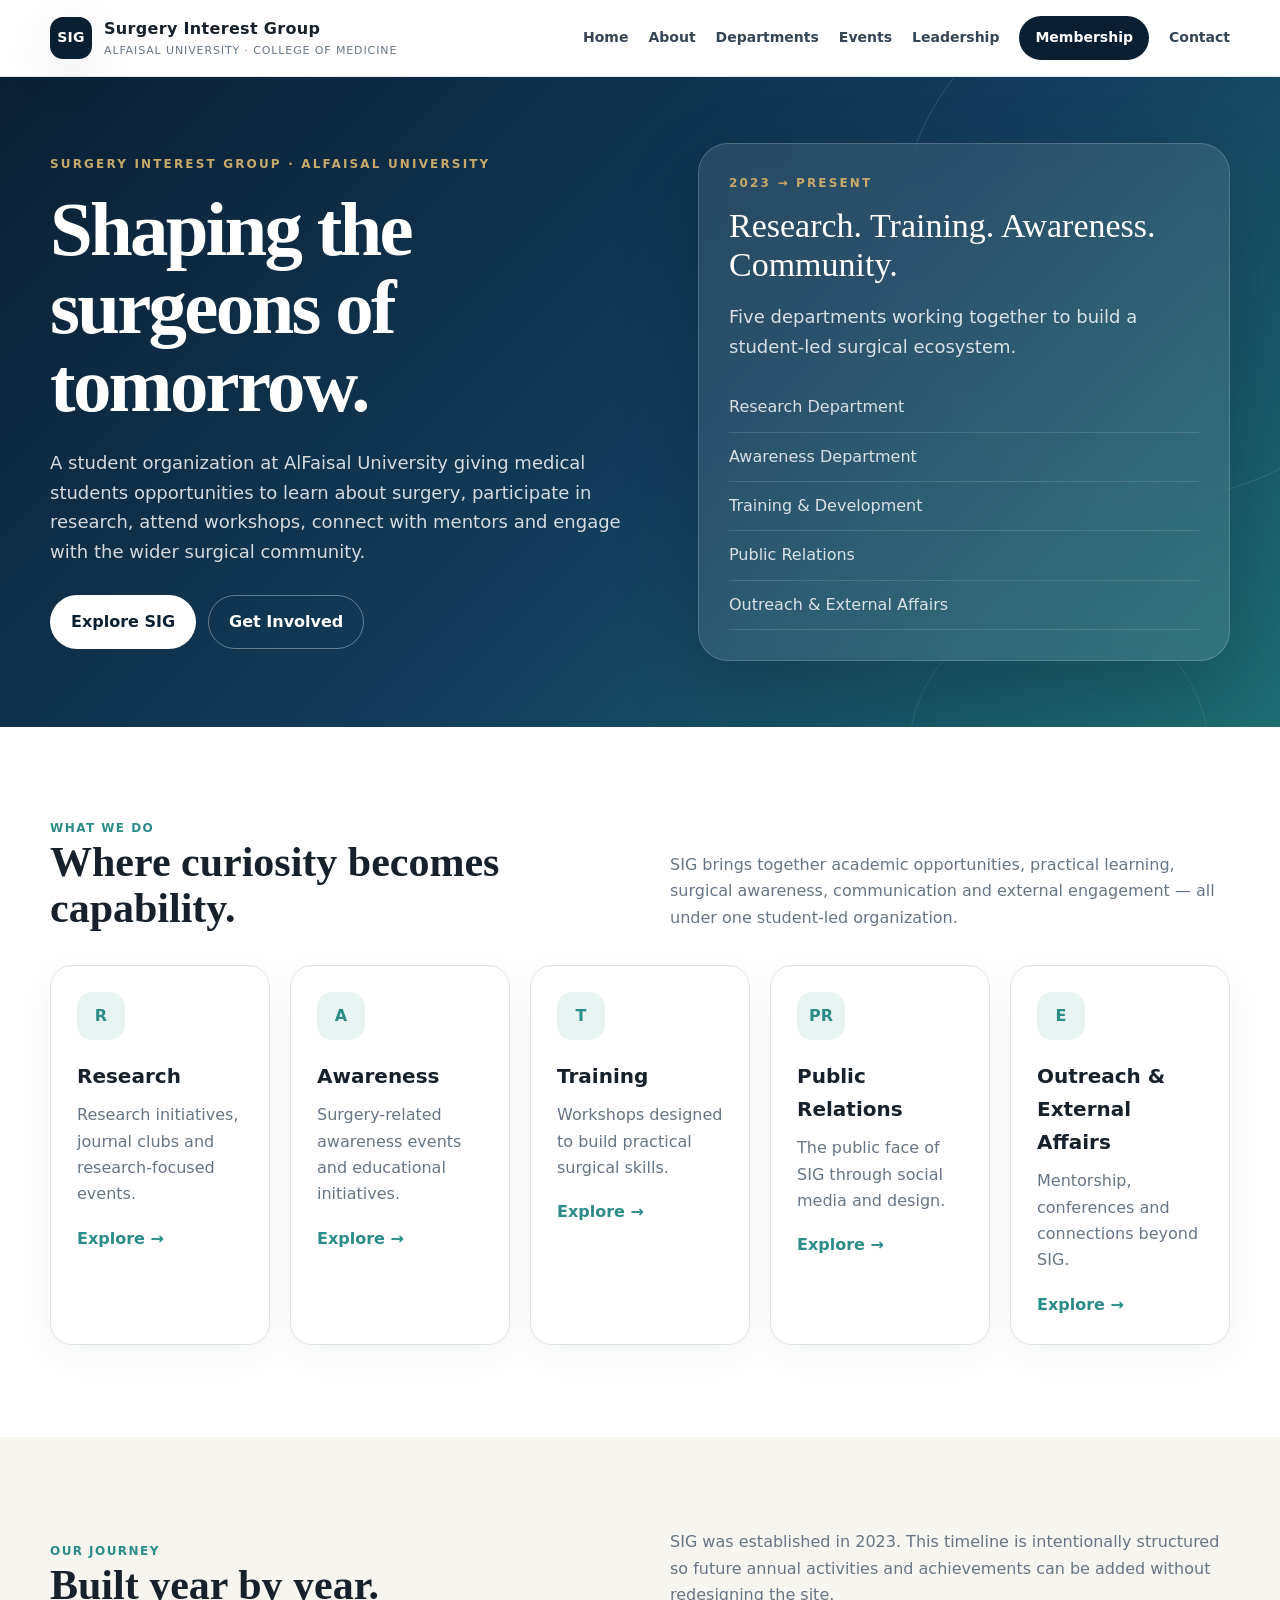
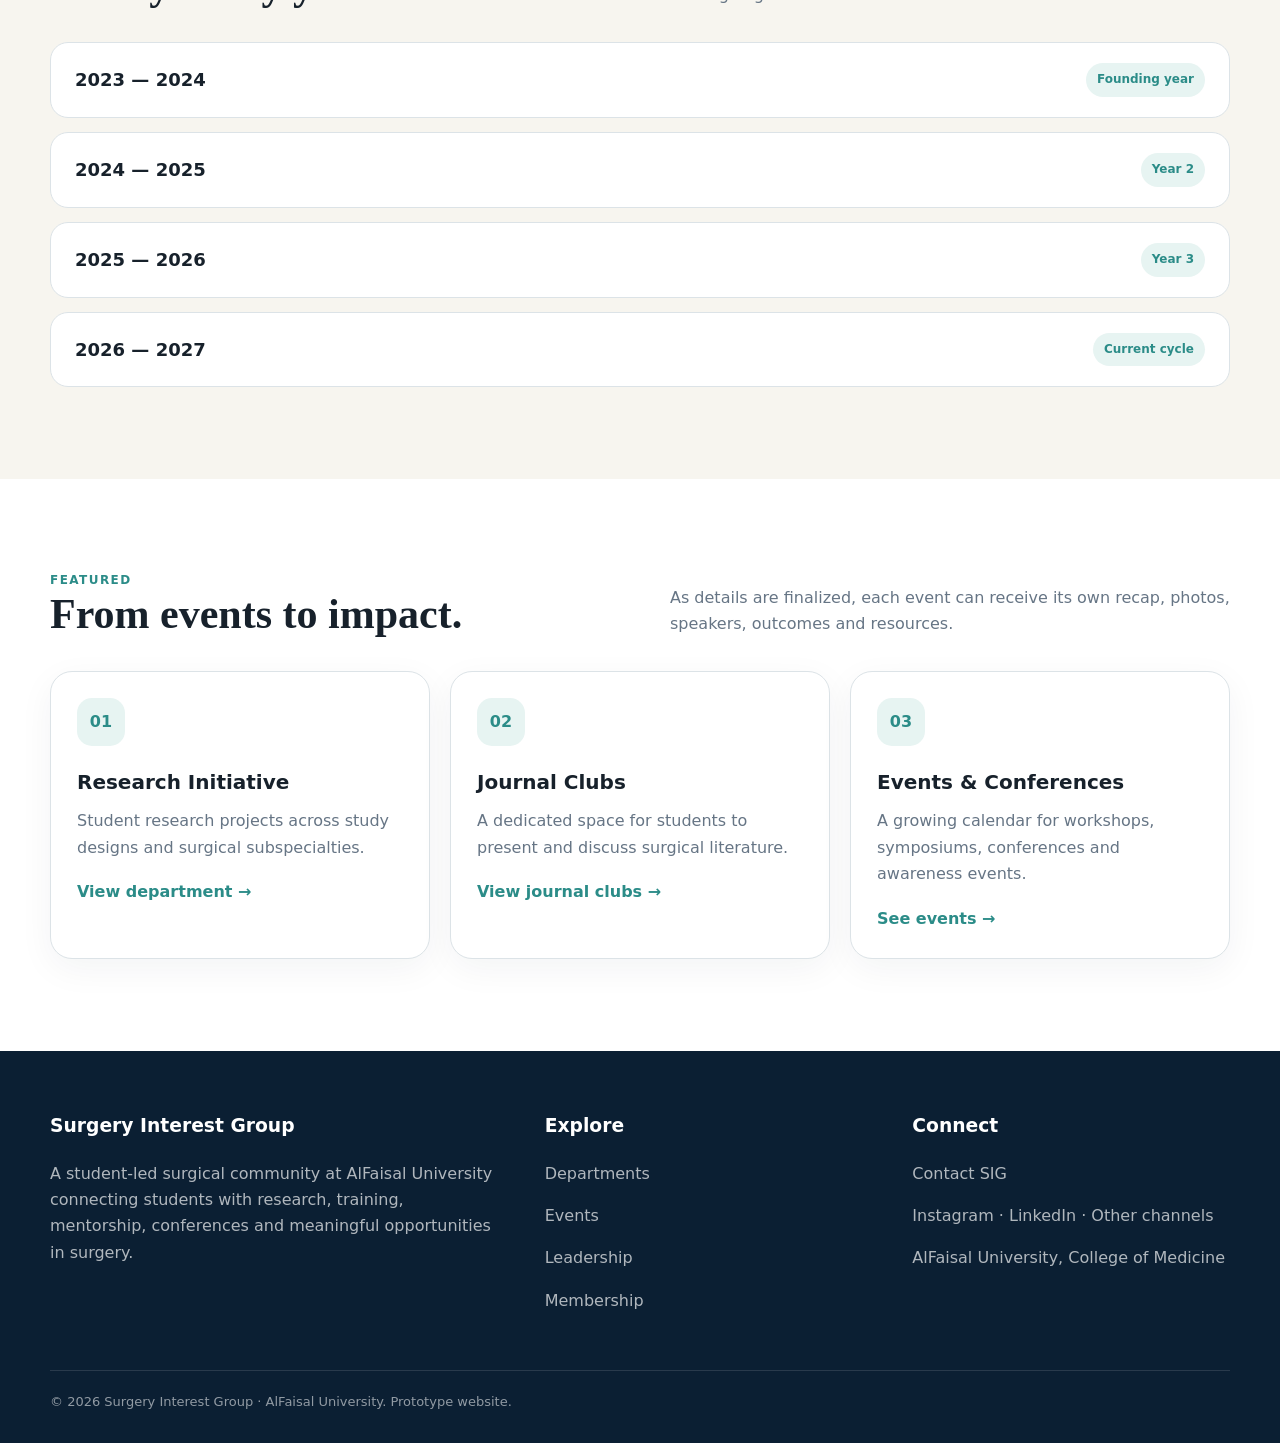
<file: index.html>
<!doctype html>
<html lang="en">
<head>
<meta charset="utf-8">
<meta name="viewport" content="width=device-width, initial-scale=1">
<title>Home | SIG · AlFaisal University</title>
<meta name="description" content="Surgery Interest Group at AlFaisal University — research, surgical training, awareness, public relations, outreach and external affairs.">
<link rel="stylesheet" href="styles.css">
</head>
<body>

<header class="navbar">
  <div class="container nav-inner">
    <a class="brand" href="index.html"><span class="logo-mark">SIG</span><span>Surgery Interest Group<small>AlFaisal University · College of Medicine</small></span></a>
    <button class="menu-btn" aria-label="Open menu">☰</button>
    <nav class="nav-links"><a href="index.html" class="">Home</a><a href="about.html" class="">About</a><a href="departments.html" class="">Departments</a><a href="events.html" class="">Events</a><a href="leadership.html" class="">Leadership</a><a href="membership.html" class="nav-cta">Membership</a><a href="contact.html" class="">Contact</a></nav>
  </div>
</header>


<main>
<section class="hero">
  <div class="container hero-grid">
    <div class="reveal">
      <div class="eyebrow">Surgery Interest Group · AlFaisal University</div>
      <h1>Shaping the surgeons of tomorrow.</h1>
      <p>A student organization at AlFaisal University giving medical students opportunities to learn about surgery, participate in research, attend workshops, connect with mentors and engage with the wider surgical community.</p>
      <div class="actions"><a class="btn btn-primary" href="departments.html">Explore SIG</a><a class="btn btn-outline" href="membership.html">Get Involved</a></div>
    </div>
    <div class="hero-card reveal">
      <div class="eyebrow">2023 → Present</div>
      <div class="big">Research. Training. Awareness. Community.</div>
      <p>Five departments working together to build a student-led surgical ecosystem.</p>
      <ul><li>Research Department</li><li>Awareness Department</li><li>Training & Development</li><li>Public Relations</li><li>Outreach & External Affairs</li></ul>
    </div>
  </div>
</section>

<section class="section">
  <div class="container">
    <div class="section-head reveal"><div><div class="kicker">What we do</div><h2>Where curiosity becomes capability.</h2></div><p>SIG brings together academic opportunities, practical learning, surgical awareness, communication and external engagement — all under one student-led organization.</p></div>
    <div class="cards five">
      <a class="card reveal" href="research.html"><div class="icon">R</div><h3>Research</h3><p>Research initiatives, journal clubs and research-focused events.</p><span class="arrow">Explore →</span></a>
      <a class="card reveal" href="awareness.html"><div class="icon">A</div><h3>Awareness</h3><p>Surgery-related awareness events and educational initiatives.</p><span class="arrow">Explore →</span></a>
      <a class="card reveal" href="training.html"><div class="icon">T</div><h3>Training</h3><p>Workshops designed to build practical surgical skills.</p><span class="arrow">Explore →</span></a>
      <a class="card reveal" href="pr.html"><div class="icon">PR</div><h3>Public Relations</h3><p>The public face of SIG through social media and design.</p><span class="arrow">Explore →</span></a>
      <a class="card reveal" href="outreach.html"><div class="icon">E</div><h3>Outreach & External Affairs</h3><p>Mentorship, conferences and connections beyond SIG.</p><span class="arrow">Explore →</span></a>
    </div>
  </div>
</section>

<section class="section alt">
  <div class="container">
    <div class="section-head reveal"><div><div class="kicker">Our journey</div><h2>Built year by year.</h2></div><p>SIG was established in 2023. This timeline is intentionally structured so future annual activities and achievements can be added without redesigning the site.</p></div>
    <div class="timeline">
      <div class="year reveal"><strong>2023 — 2024</strong><span class="badge">Founding year</span></div>
      <div class="year reveal"><strong>2024 — 2025</strong><span class="badge">Year 2</span></div>
      <div class="year reveal"><strong>2025 — 2026</strong><span class="badge">Year 3</span></div>
      <div class="year reveal"><strong>2026 — 2027</strong><span class="badge">Current cycle</span></div>
    </div>
  </div>
</section>

<section class="section">
  <div class="container">
    <div class="section-head reveal"><div><div class="kicker">Featured</div><h2>From events to impact.</h2></div><p>As details are finalized, each event can receive its own recap, photos, speakers, outcomes and resources.</p></div>
    <div class="cards">
      <a class="card reveal" href="research.html"><div class="icon">01</div><h3>Research Initiative</h3><p>Student research projects across study designs and surgical subspecialties.</p><span class="arrow">View department →</span></a>
      <a class="card reveal" href="research.html#journal-clubs"><div class="icon">02</div><h3>Journal Clubs</h3><p>A dedicated space for students to present and discuss surgical literature.</p><span class="arrow">View journal clubs →</span></a>
      <a class="card reveal" href="events.html"><div class="icon">03</div><h3>Events & Conferences</h3><p>A growing calendar for workshops, symposiums, conferences and awareness events.</p><span class="arrow">See events →</span></a>
    </div>
  </div>
</section>
</main>


<footer class="footer">
  <div class="container footer-grid">
    <div><h3>Surgery Interest Group</h3><p>A student-led surgical community at AlFaisal University connecting students with research, training, mentorship, conferences and meaningful opportunities in surgery.</p></div>
    <div><h3>Explore</h3><p><a href="departments.html">Departments</a></p><p><a href="events.html">Events</a></p><p><a href="leadership.html">Leadership</a></p><p><a href="membership.html">Membership</a></p></div>
    <div><h3>Connect</h3><p><a href="contact.html">Contact SIG</a></p><p>Instagram · LinkedIn · Other channels</p><p>AlFaisal University, College of Medicine</p></div>
  </div>
  <div class="container footer-bottom">© <span id="year"></span> Surgery Interest Group · AlFaisal University. Prototype website.</div>
</footer>

<script src="script.js"></script>
</body>
</html>
</file>
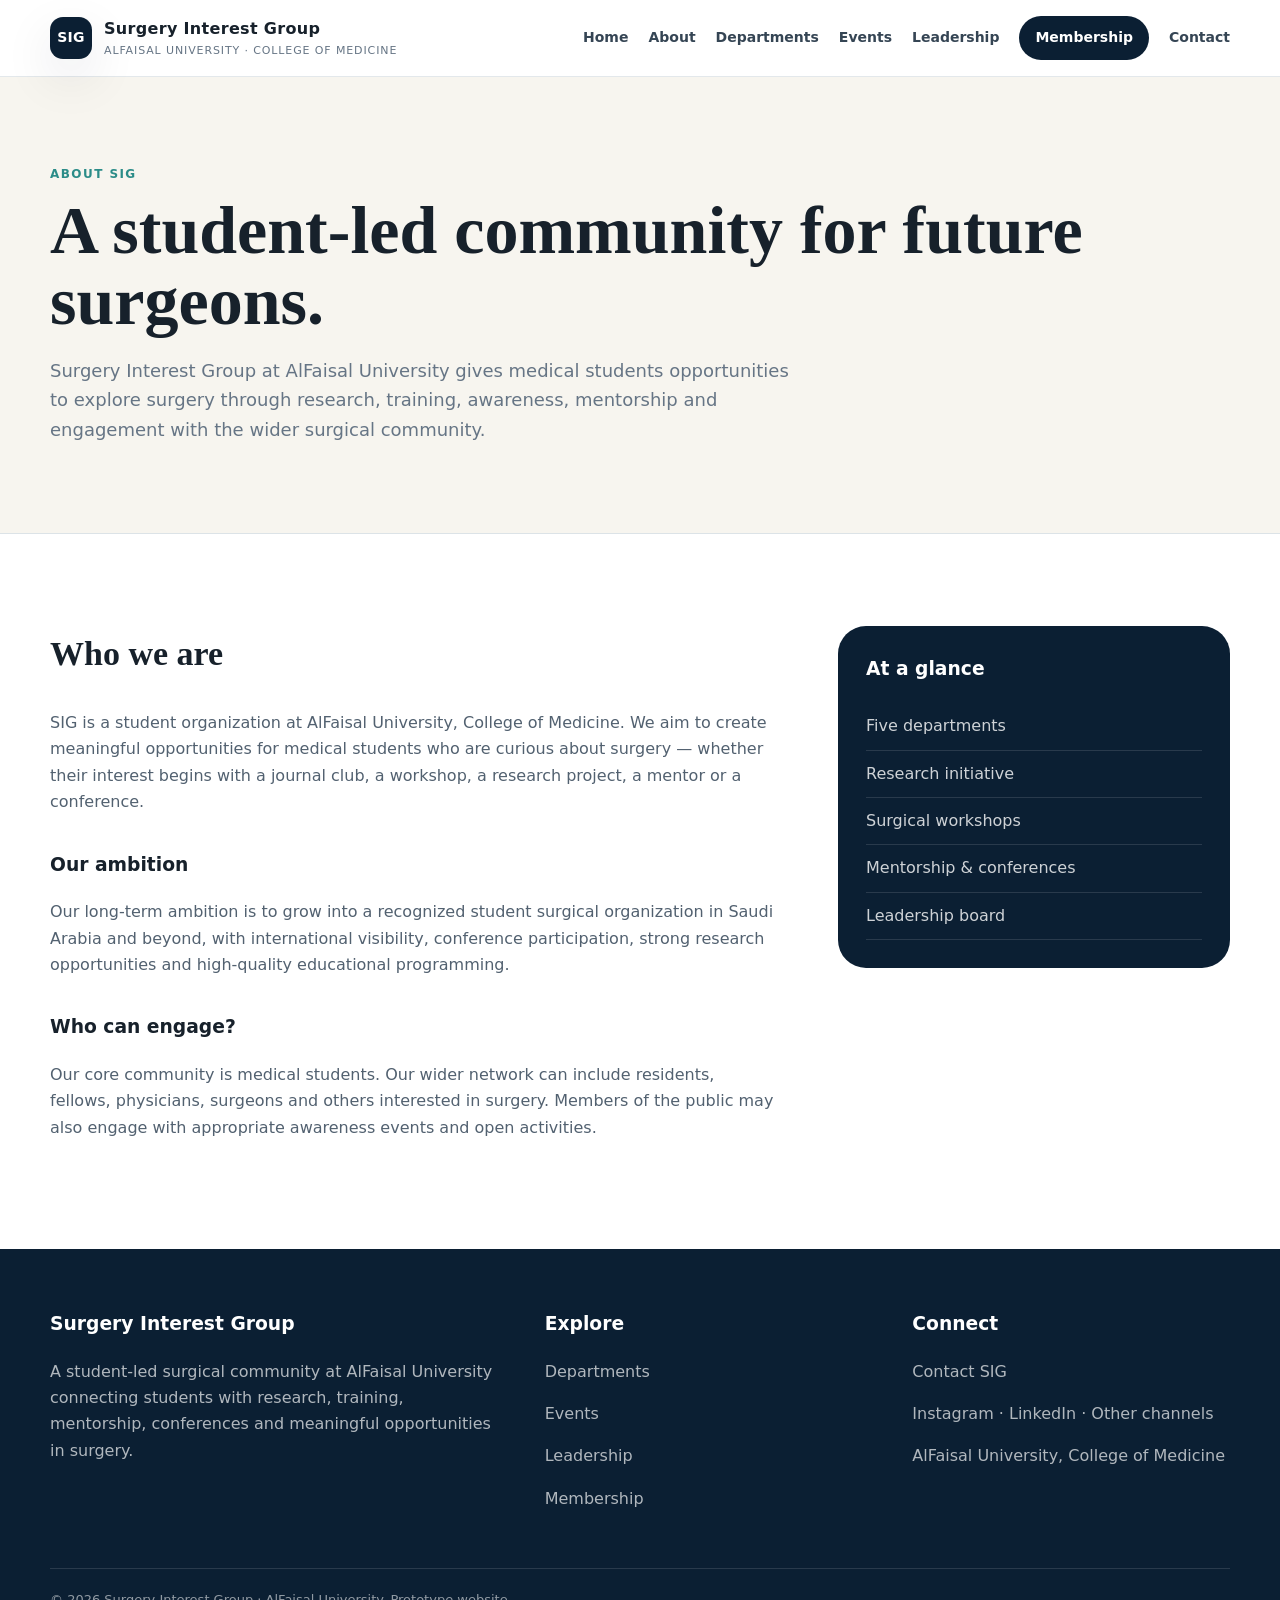
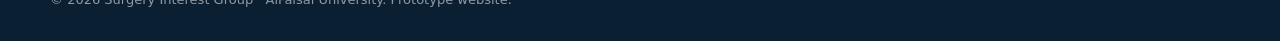
<file: about.html>
<!doctype html>
<html lang="en">
<head>
<meta charset="utf-8">
<meta name="viewport" content="width=device-width, initial-scale=1">
<title>About | SIG · AlFaisal University</title>
<meta name="description" content="Surgery Interest Group at AlFaisal University — research, surgical training, awareness, public relations, outreach and external affairs.">
<link rel="stylesheet" href="styles.css">
</head>
<body>

<header class="navbar">
  <div class="container nav-inner">
    <a class="brand" href="index.html"><span class="logo-mark">SIG</span><span>Surgery Interest Group<small>AlFaisal University · College of Medicine</small></span></a>
    <button class="menu-btn" aria-label="Open menu">☰</button>
    <nav class="nav-links"><a href="index.html" class="">Home</a><a href="about.html" class="">About</a><a href="departments.html" class="">Departments</a><a href="events.html" class="">Events</a><a href="leadership.html" class="">Leadership</a><a href="membership.html" class="nav-cta">Membership</a><a href="contact.html" class="">Contact</a></nav>
  </div>
</header>


<section class="page-hero"><div class="container reveal"><div class="kicker">About SIG</div><h1>A student-led community for future surgeons.</h1><p>Surgery Interest Group at AlFaisal University gives medical students opportunities to explore surgery through research, training, awareness, mentorship and engagement with the wider surgical community.</p></div></section>
<section class="section"><div class="container content-grid"><article class="prose reveal"><h2>Who we are</h2><p>SIG is a student organization at AlFaisal University, College of Medicine. We aim to create meaningful opportunities for medical students who are curious about surgery — whether their interest begins with a journal club, a workshop, a research project, a mentor or a conference.</p><h3>Our ambition</h3><p>Our long-term ambition is to grow into a recognized student surgical organization in Saudi Arabia and beyond, with international visibility, conference participation, strong research opportunities and high-quality educational programming.</p><h3>Who can engage?</h3><p>Our core community is medical students. Our wider network can include residents, fellows, physicians, surgeons and others interested in surgery. Members of the public may also engage with appropriate awareness events and open activities.</p></article><aside class="sidebar reveal"><h3>At a glance</h3><a href="departments.html">Five departments</a><a href="research.html">Research initiative</a><a href="training.html">Surgical workshops</a><a href="outreach.html">Mentorship & conferences</a><a href="leadership.html">Leadership board</a></aside></div></section>


<footer class="footer">
  <div class="container footer-grid">
    <div><h3>Surgery Interest Group</h3><p>A student-led surgical community at AlFaisal University connecting students with research, training, mentorship, conferences and meaningful opportunities in surgery.</p></div>
    <div><h3>Explore</h3><p><a href="departments.html">Departments</a></p><p><a href="events.html">Events</a></p><p><a href="leadership.html">Leadership</a></p><p><a href="membership.html">Membership</a></p></div>
    <div><h3>Connect</h3><p><a href="contact.html">Contact SIG</a></p><p>Instagram · LinkedIn · Other channels</p><p>AlFaisal University, College of Medicine</p></div>
  </div>
  <div class="container footer-bottom">© <span id="year"></span> Surgery Interest Group · AlFaisal University. Prototype website.</div>
</footer>

<script src="script.js"></script>
</body>
</html>
</file>
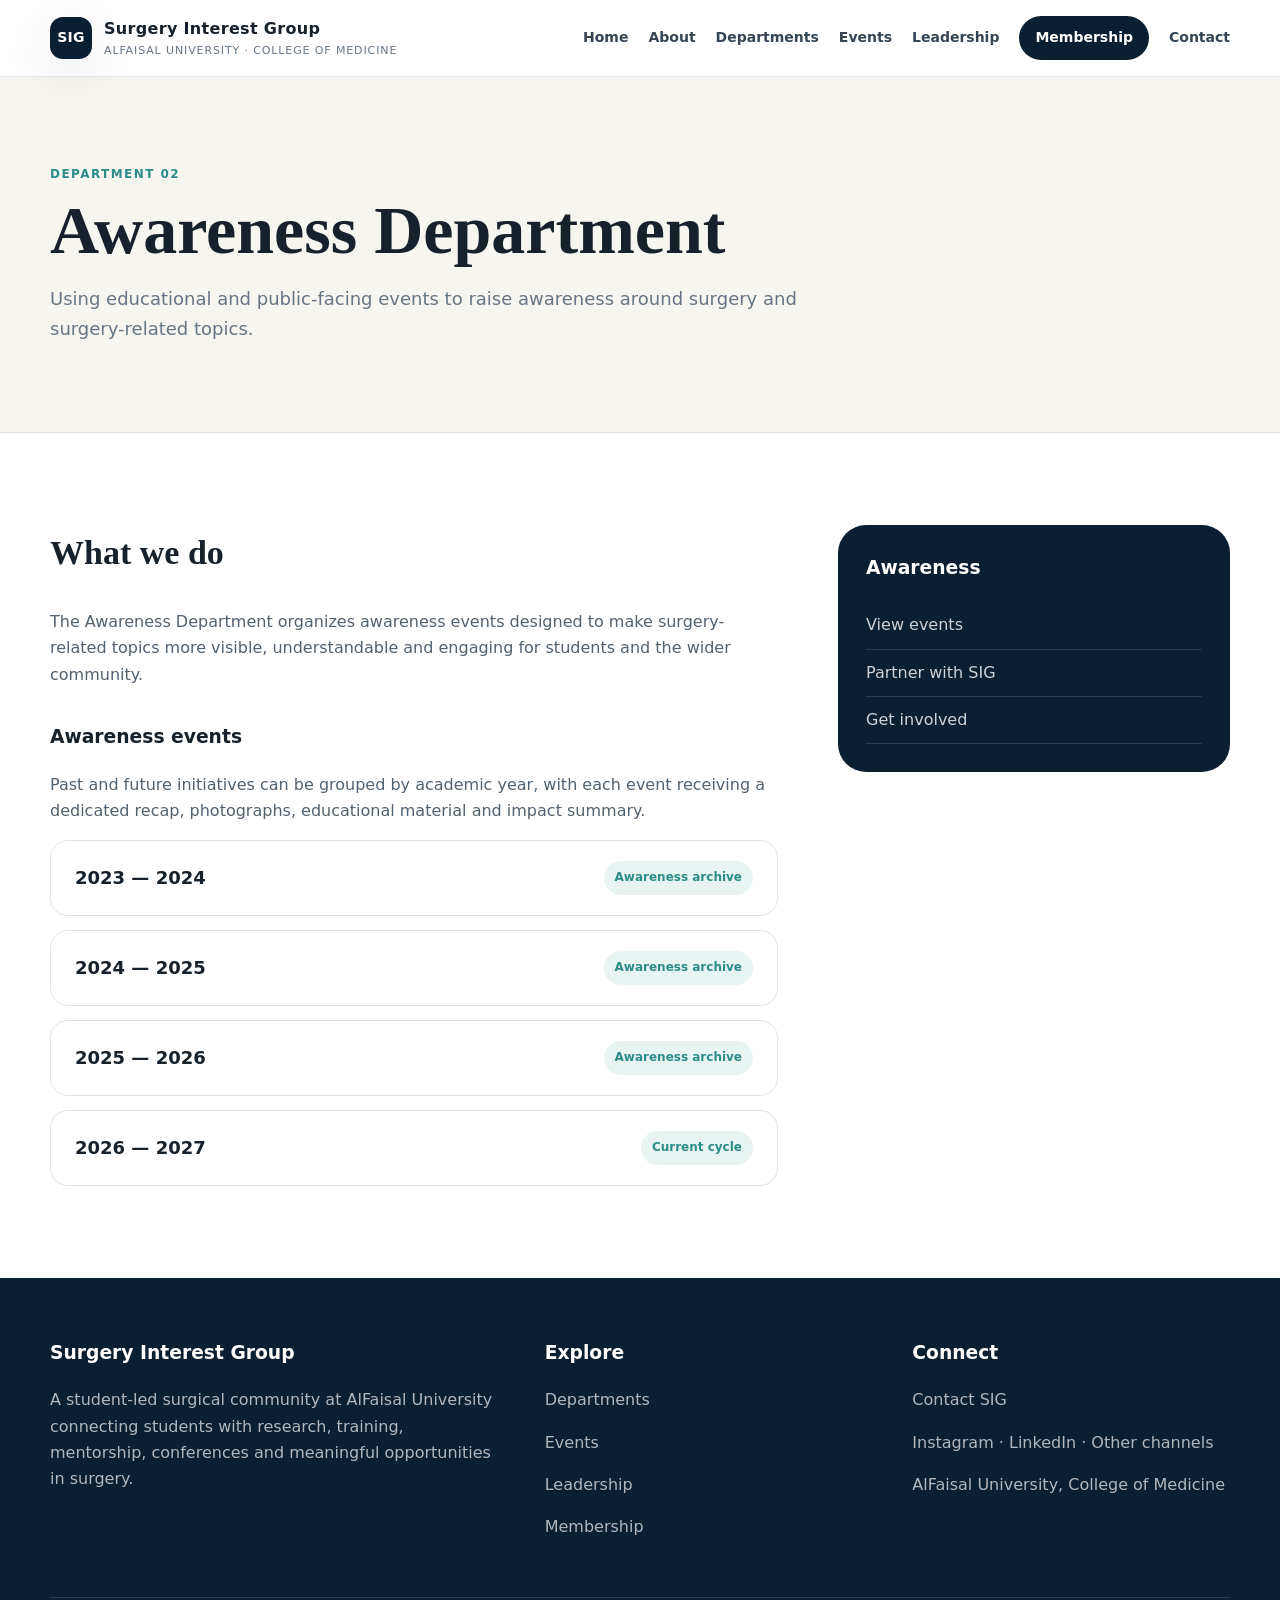
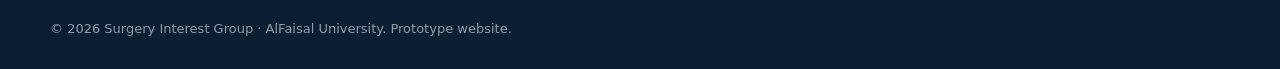
<file: awareness.html>
<!doctype html>
<html lang="en">
<head>
<meta charset="utf-8">
<meta name="viewport" content="width=device-width, initial-scale=1">
<title>Awareness Department | SIG · AlFaisal University</title>
<meta name="description" content="Surgery Interest Group at AlFaisal University — research, surgical training, awareness, public relations, outreach and external affairs.">
<link rel="stylesheet" href="styles.css">
</head>
<body>

<header class="navbar">
  <div class="container nav-inner">
    <a class="brand" href="index.html"><span class="logo-mark">SIG</span><span>Surgery Interest Group<small>AlFaisal University · College of Medicine</small></span></a>
    <button class="menu-btn" aria-label="Open menu">☰</button>
    <nav class="nav-links"><a href="index.html" class="">Home</a><a href="about.html" class="">About</a><a href="departments.html" class="">Departments</a><a href="events.html" class="">Events</a><a href="leadership.html" class="">Leadership</a><a href="membership.html" class="nav-cta">Membership</a><a href="contact.html" class="">Contact</a></nav>
  </div>
</header>


<section class="page-hero"><div class="container reveal"><div class="kicker">Department 02</div><h1>Awareness Department</h1><p>Using educational and public-facing events to raise awareness around surgery and surgery-related topics.</p></div></section>
<section class="section"><div class="container content-grid"><article class="prose reveal"><h2>What we do</h2><p>The Awareness Department organizes awareness events designed to make surgery-related topics more visible, understandable and engaging for students and the wider community.</p><h3>Awareness events</h3><p>Past and future initiatives can be grouped by academic year, with each event receiving a dedicated recap, photographs, educational material and impact summary.</p><div class="timeline"><div class="year"><strong>2023 — 2024</strong><span class="badge">Awareness archive</span></div><div class="year"><strong>2024 — 2025</strong><span class="badge">Awareness archive</span></div><div class="year"><strong>2025 — 2026</strong><span class="badge">Awareness archive</span></div><div class="year"><strong>2026 — 2027</strong><span class="badge">Current cycle</span></div></div></article><aside class="sidebar reveal"><h3>Awareness</h3><a href="events.html">View events</a><a href="contact.html">Partner with SIG</a><a href="membership.html">Get involved</a></aside></div></section>


<footer class="footer">
  <div class="container footer-grid">
    <div><h3>Surgery Interest Group</h3><p>A student-led surgical community at AlFaisal University connecting students with research, training, mentorship, conferences and meaningful opportunities in surgery.</p></div>
    <div><h3>Explore</h3><p><a href="departments.html">Departments</a></p><p><a href="events.html">Events</a></p><p><a href="leadership.html">Leadership</a></p><p><a href="membership.html">Membership</a></p></div>
    <div><h3>Connect</h3><p><a href="contact.html">Contact SIG</a></p><p>Instagram · LinkedIn · Other channels</p><p>AlFaisal University, College of Medicine</p></div>
  </div>
  <div class="container footer-bottom">© <span id="year"></span> Surgery Interest Group · AlFaisal University. Prototype website.</div>
</footer>

<script src="script.js"></script>
</body>
</html>
</file>
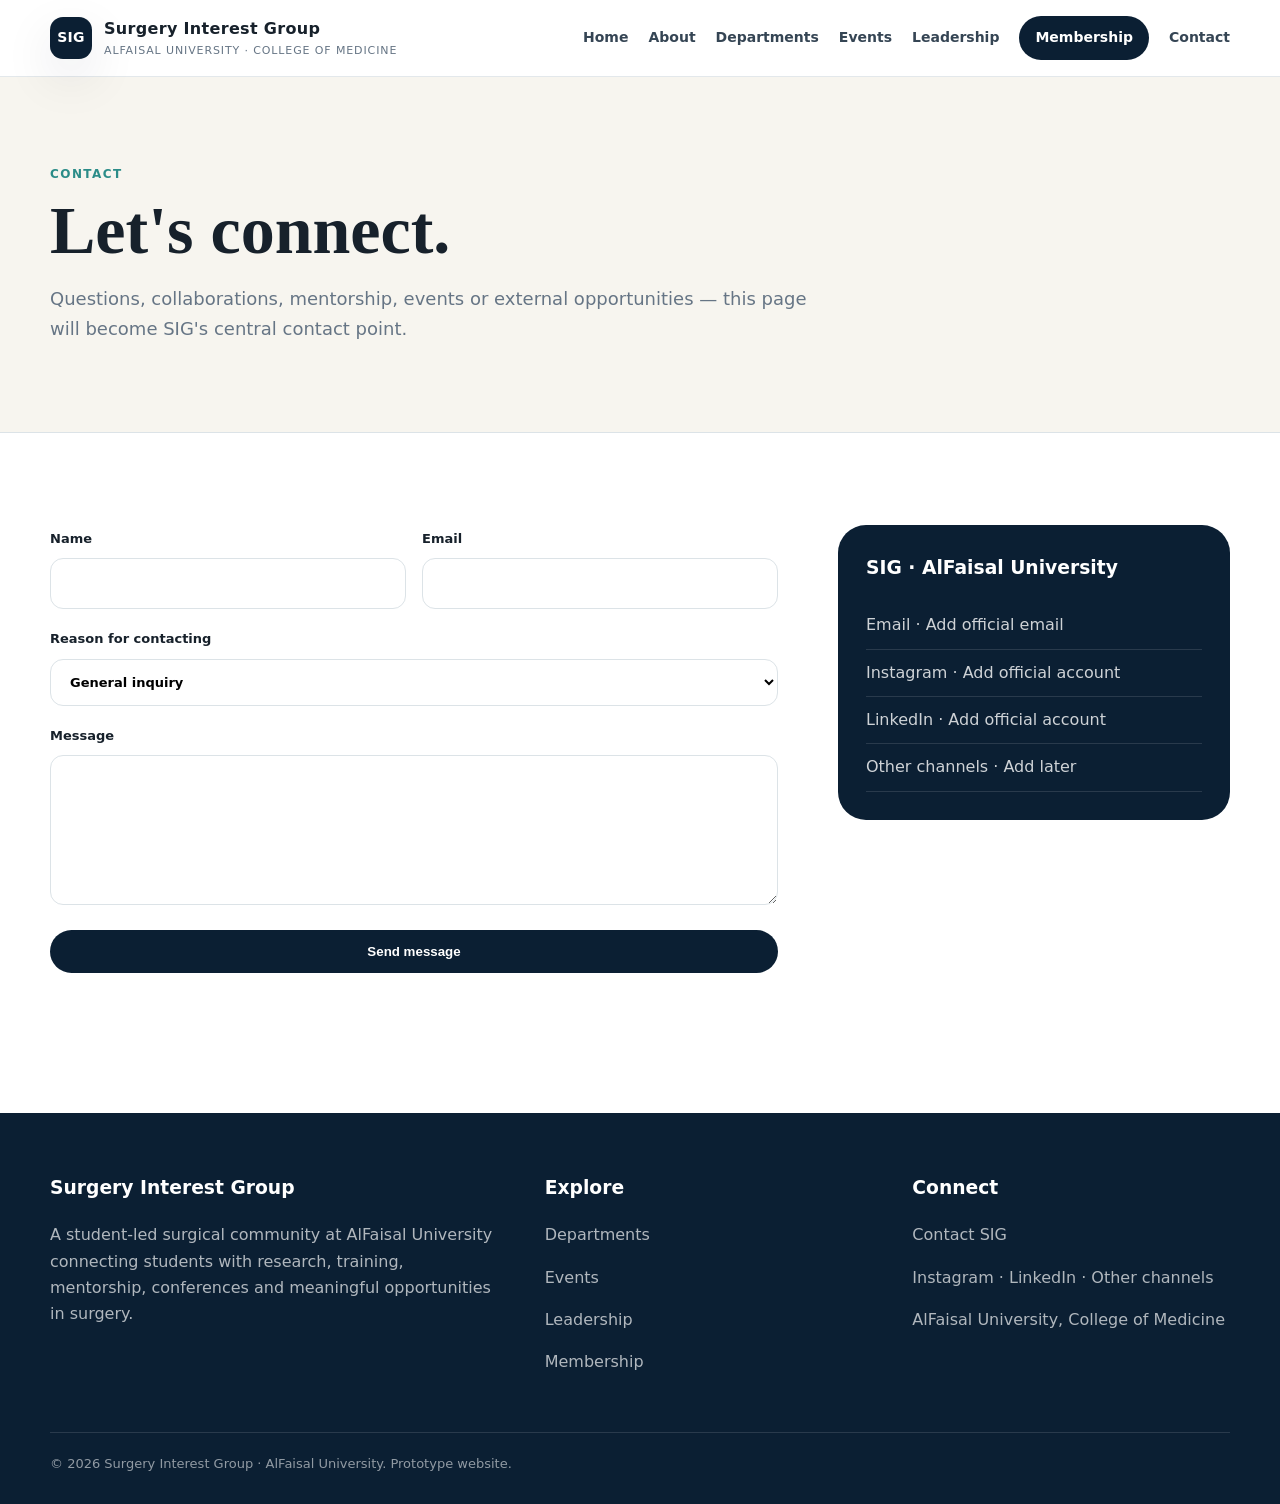
<file: contact.html>
<!doctype html>
<html lang="en">
<head>
<meta charset="utf-8">
<meta name="viewport" content="width=device-width, initial-scale=1">
<title>Contact | SIG · AlFaisal University</title>
<meta name="description" content="Surgery Interest Group at AlFaisal University — research, surgical training, awareness, public relations, outreach and external affairs.">
<link rel="stylesheet" href="styles.css">
</head>
<body>

<header class="navbar">
  <div class="container nav-inner">
    <a class="brand" href="index.html"><span class="logo-mark">SIG</span><span>Surgery Interest Group<small>AlFaisal University · College of Medicine</small></span></a>
    <button class="menu-btn" aria-label="Open menu">☰</button>
    <nav class="nav-links"><a href="index.html" class="">Home</a><a href="about.html" class="">About</a><a href="departments.html" class="">Departments</a><a href="events.html" class="">Events</a><a href="leadership.html" class="">Leadership</a><a href="membership.html" class="nav-cta">Membership</a><a href="contact.html" class="">Contact</a></nav>
  </div>
</header>


<section class="page-hero"><div class="container reveal"><div class="kicker">Contact</div><h1>Let's connect.</h1><p>Questions, collaborations, mentorship, events or external opportunities — this page will become SIG's central contact point.</p></div></section>
<section class="section"><div class="container content-grid"><div class="reveal"><form class="form" data-demo-form><div class="form-row"><div><label>Name<input required name="name"></label></div><div><label>Email<input required type="email" name="email"></label></div></div><div><label>Reason for contacting<select name="reason"><option>General inquiry</option><option>Membership</option><option>Research</option><option>Collaboration</option><option>Mentorship</option><option>Event</option></select></label></div><div><label>Message<textarea required name="message"></textarea></label></div><button class="btn btn-dark" type="submit">Send message</button><p class="form-message" style="color:var(--teal);font-weight:700"></p></form></div><aside class="sidebar reveal"><h3>SIG · AlFaisal University</h3><a href="#!">Email · Add official email</a><a href="#!">Instagram · Add official account</a><a href="#!">LinkedIn · Add official account</a><a href="#!">Other channels · Add later</a></aside></div></section>


<footer class="footer">
  <div class="container footer-grid">
    <div><h3>Surgery Interest Group</h3><p>A student-led surgical community at AlFaisal University connecting students with research, training, mentorship, conferences and meaningful opportunities in surgery.</p></div>
    <div><h3>Explore</h3><p><a href="departments.html">Departments</a></p><p><a href="events.html">Events</a></p><p><a href="leadership.html">Leadership</a></p><p><a href="membership.html">Membership</a></p></div>
    <div><h3>Connect</h3><p><a href="contact.html">Contact SIG</a></p><p>Instagram · LinkedIn · Other channels</p><p>AlFaisal University, College of Medicine</p></div>
  </div>
  <div class="container footer-bottom">© <span id="year"></span> Surgery Interest Group · AlFaisal University. Prototype website.</div>
</footer>

<script src="script.js"></script>
</body>
</html>
</file>
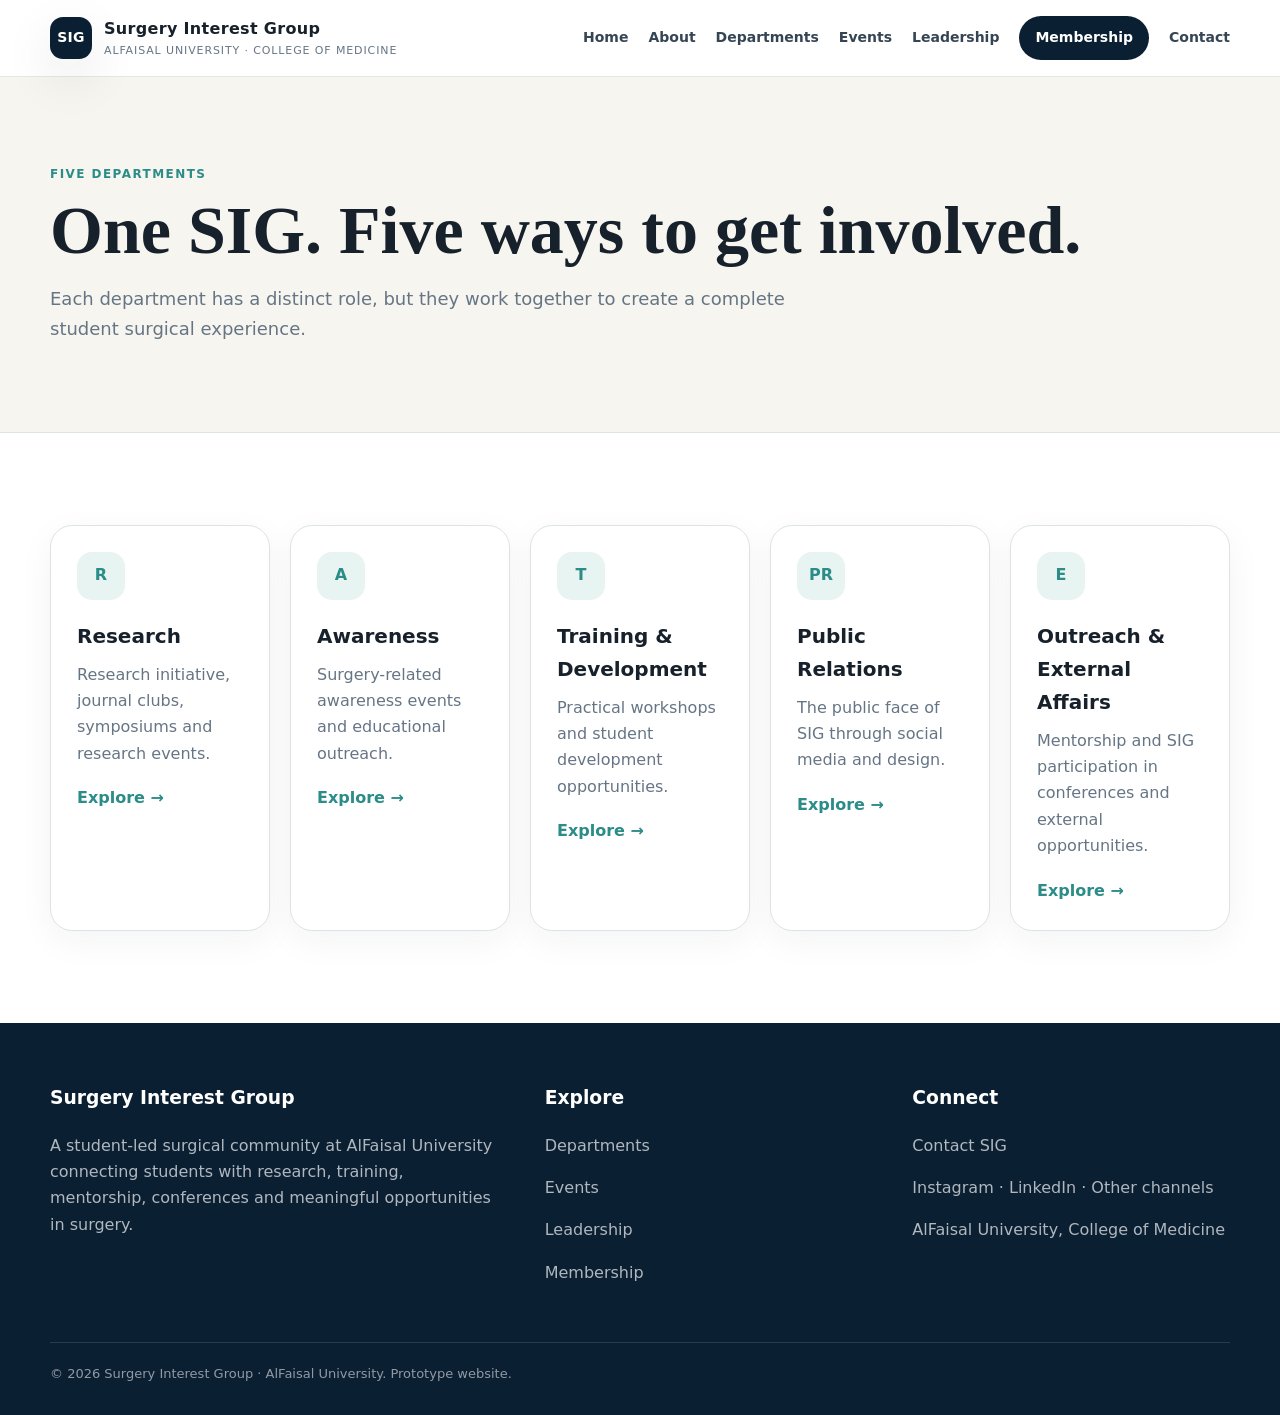
<file: departments.html>
<!doctype html>
<html lang="en">
<head>
<meta charset="utf-8">
<meta name="viewport" content="width=device-width, initial-scale=1">
<title>Departments | SIG · AlFaisal University</title>
<meta name="description" content="Surgery Interest Group at AlFaisal University — research, surgical training, awareness, public relations, outreach and external affairs.">
<link rel="stylesheet" href="styles.css">
</head>
<body>

<header class="navbar">
  <div class="container nav-inner">
    <a class="brand" href="index.html"><span class="logo-mark">SIG</span><span>Surgery Interest Group<small>AlFaisal University · College of Medicine</small></span></a>
    <button class="menu-btn" aria-label="Open menu">☰</button>
    <nav class="nav-links"><a href="index.html" class="">Home</a><a href="about.html" class="">About</a><a href="departments.html" class="">Departments</a><a href="events.html" class="">Events</a><a href="leadership.html" class="">Leadership</a><a href="membership.html" class="nav-cta">Membership</a><a href="contact.html" class="">Contact</a></nav>
  </div>
</header>


<section class="page-hero"><div class="container reveal"><div class="kicker">Five departments</div><h1>One SIG. Five ways to get involved.</h1><p>Each department has a distinct role, but they work together to create a complete student surgical experience.</p></div></section>
<section class="section"><div class="container"><div class="cards five">
<a class="card reveal" href="research.html"><div class="icon">R</div><h3>Research</h3><p>Research initiative, journal clubs, symposiums and research events.</p><span class="arrow">Explore →</span></a>
<a class="card reveal" href="awareness.html"><div class="icon">A</div><h3>Awareness</h3><p>Surgery-related awareness events and educational outreach.</p><span class="arrow">Explore →</span></a>
<a class="card reveal" href="training.html"><div class="icon">T</div><h3>Training & Development</h3><p>Practical workshops and student development opportunities.</p><span class="arrow">Explore →</span></a>
<a class="card reveal" href="pr.html"><div class="icon">PR</div><h3>Public Relations</h3><p>The public face of SIG through social media and design.</p><span class="arrow">Explore →</span></a>
<a class="card reveal" href="outreach.html"><div class="icon">E</div><h3>Outreach & External Affairs</h3><p>Mentorship and SIG participation in conferences and external opportunities.</p><span class="arrow">Explore →</span></a>
</div></div></section>


<footer class="footer">
  <div class="container footer-grid">
    <div><h3>Surgery Interest Group</h3><p>A student-led surgical community at AlFaisal University connecting students with research, training, mentorship, conferences and meaningful opportunities in surgery.</p></div>
    <div><h3>Explore</h3><p><a href="departments.html">Departments</a></p><p><a href="events.html">Events</a></p><p><a href="leadership.html">Leadership</a></p><p><a href="membership.html">Membership</a></p></div>
    <div><h3>Connect</h3><p><a href="contact.html">Contact SIG</a></p><p>Instagram · LinkedIn · Other channels</p><p>AlFaisal University, College of Medicine</p></div>
  </div>
  <div class="container footer-bottom">© <span id="year"></span> Surgery Interest Group · AlFaisal University. Prototype website.</div>
</footer>

<script src="script.js"></script>
</body>
</html>
</file>
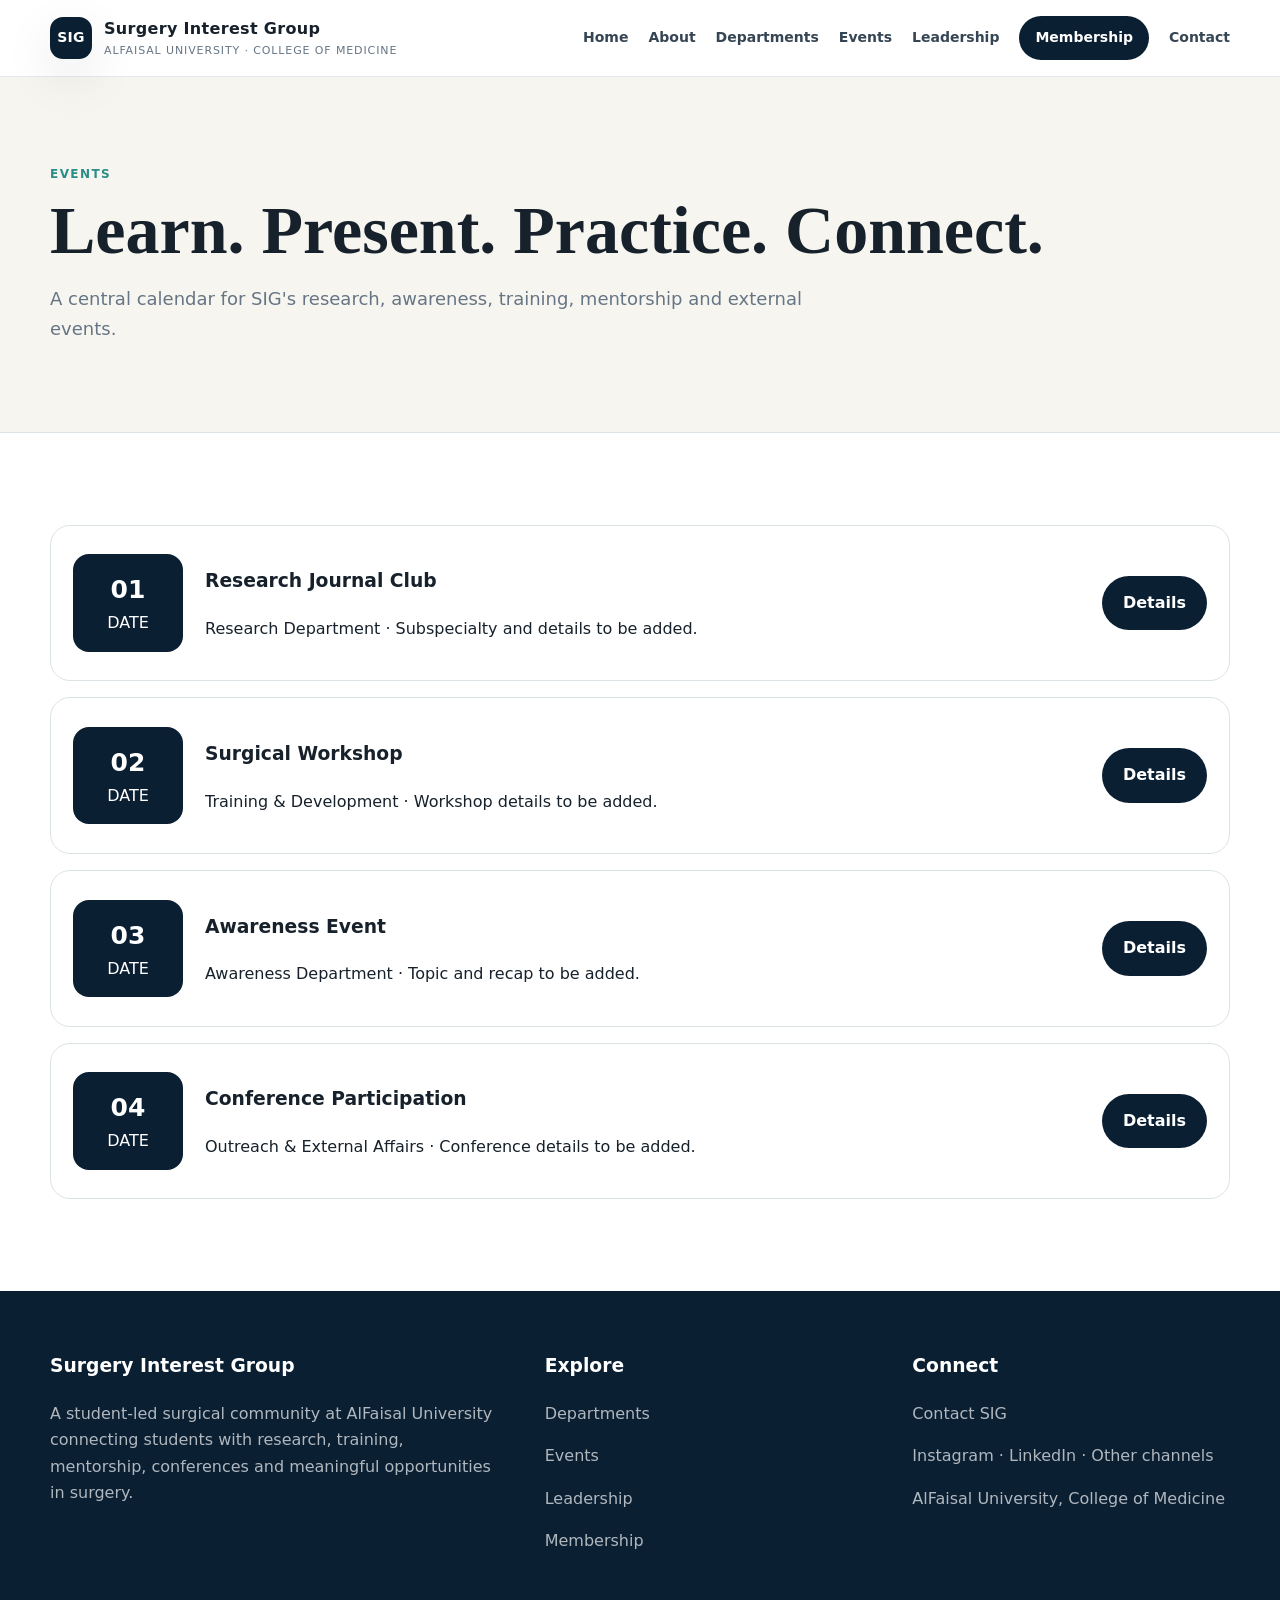
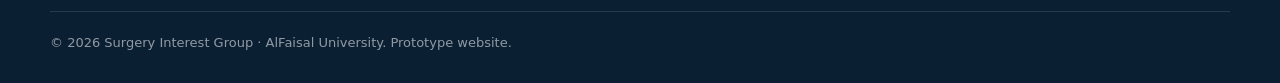
<file: events.html>
<!doctype html>
<html lang="en">
<head>
<meta charset="utf-8">
<meta name="viewport" content="width=device-width, initial-scale=1">
<title>Events | SIG · AlFaisal University</title>
<meta name="description" content="Surgery Interest Group at AlFaisal University — research, surgical training, awareness, public relations, outreach and external affairs.">
<link rel="stylesheet" href="styles.css">
</head>
<body>

<header class="navbar">
  <div class="container nav-inner">
    <a class="brand" href="index.html"><span class="logo-mark">SIG</span><span>Surgery Interest Group<small>AlFaisal University · College of Medicine</small></span></a>
    <button class="menu-btn" aria-label="Open menu">☰</button>
    <nav class="nav-links"><a href="index.html" class="">Home</a><a href="about.html" class="">About</a><a href="departments.html" class="">Departments</a><a href="events.html" class="">Events</a><a href="leadership.html" class="">Leadership</a><a href="membership.html" class="nav-cta">Membership</a><a href="contact.html" class="">Contact</a></nav>
  </div>
</header>


<section class="page-hero"><div class="container reveal"><div class="kicker">Events</div><h1>Learn. Present. Practice. Connect.</h1><p>A central calendar for SIG's research, awareness, training, mentorship and external events.</p></div></section>
<section class="section"><div class="container"><div class="event-list">
<div class="event reveal"><div class="event-date"><strong>01</strong>DATE</div><div><h3>Research Journal Club</h3><p>Research Department · Subspecialty and details to be added.</p></div><a class="btn btn-dark" href="research.html">Details</a></div>
<div class="event reveal"><div class="event-date"><strong>02</strong>DATE</div><div><h3>Surgical Workshop</h3><p>Training & Development · Workshop details to be added.</p></div><a class="btn btn-dark" href="training.html">Details</a></div>
<div class="event reveal"><div class="event-date"><strong>03</strong>DATE</div><div><h3>Awareness Event</h3><p>Awareness Department · Topic and recap to be added.</p></div><a class="btn btn-dark" href="awareness.html">Details</a></div>
<div class="event reveal"><div class="event-date"><strong>04</strong>DATE</div><div><h3>Conference Participation</h3><p>Outreach & External Affairs · Conference details to be added.</p></div><a class="btn btn-dark" href="outreach.html">Details</a></div>
</div></div></section>


<footer class="footer">
  <div class="container footer-grid">
    <div><h3>Surgery Interest Group</h3><p>A student-led surgical community at AlFaisal University connecting students with research, training, mentorship, conferences and meaningful opportunities in surgery.</p></div>
    <div><h3>Explore</h3><p><a href="departments.html">Departments</a></p><p><a href="events.html">Events</a></p><p><a href="leadership.html">Leadership</a></p><p><a href="membership.html">Membership</a></p></div>
    <div><h3>Connect</h3><p><a href="contact.html">Contact SIG</a></p><p>Instagram · LinkedIn · Other channels</p><p>AlFaisal University, College of Medicine</p></div>
  </div>
  <div class="container footer-bottom">© <span id="year"></span> Surgery Interest Group · AlFaisal University. Prototype website.</div>
</footer>

<script src="script.js"></script>
</body>
</html>
</file>
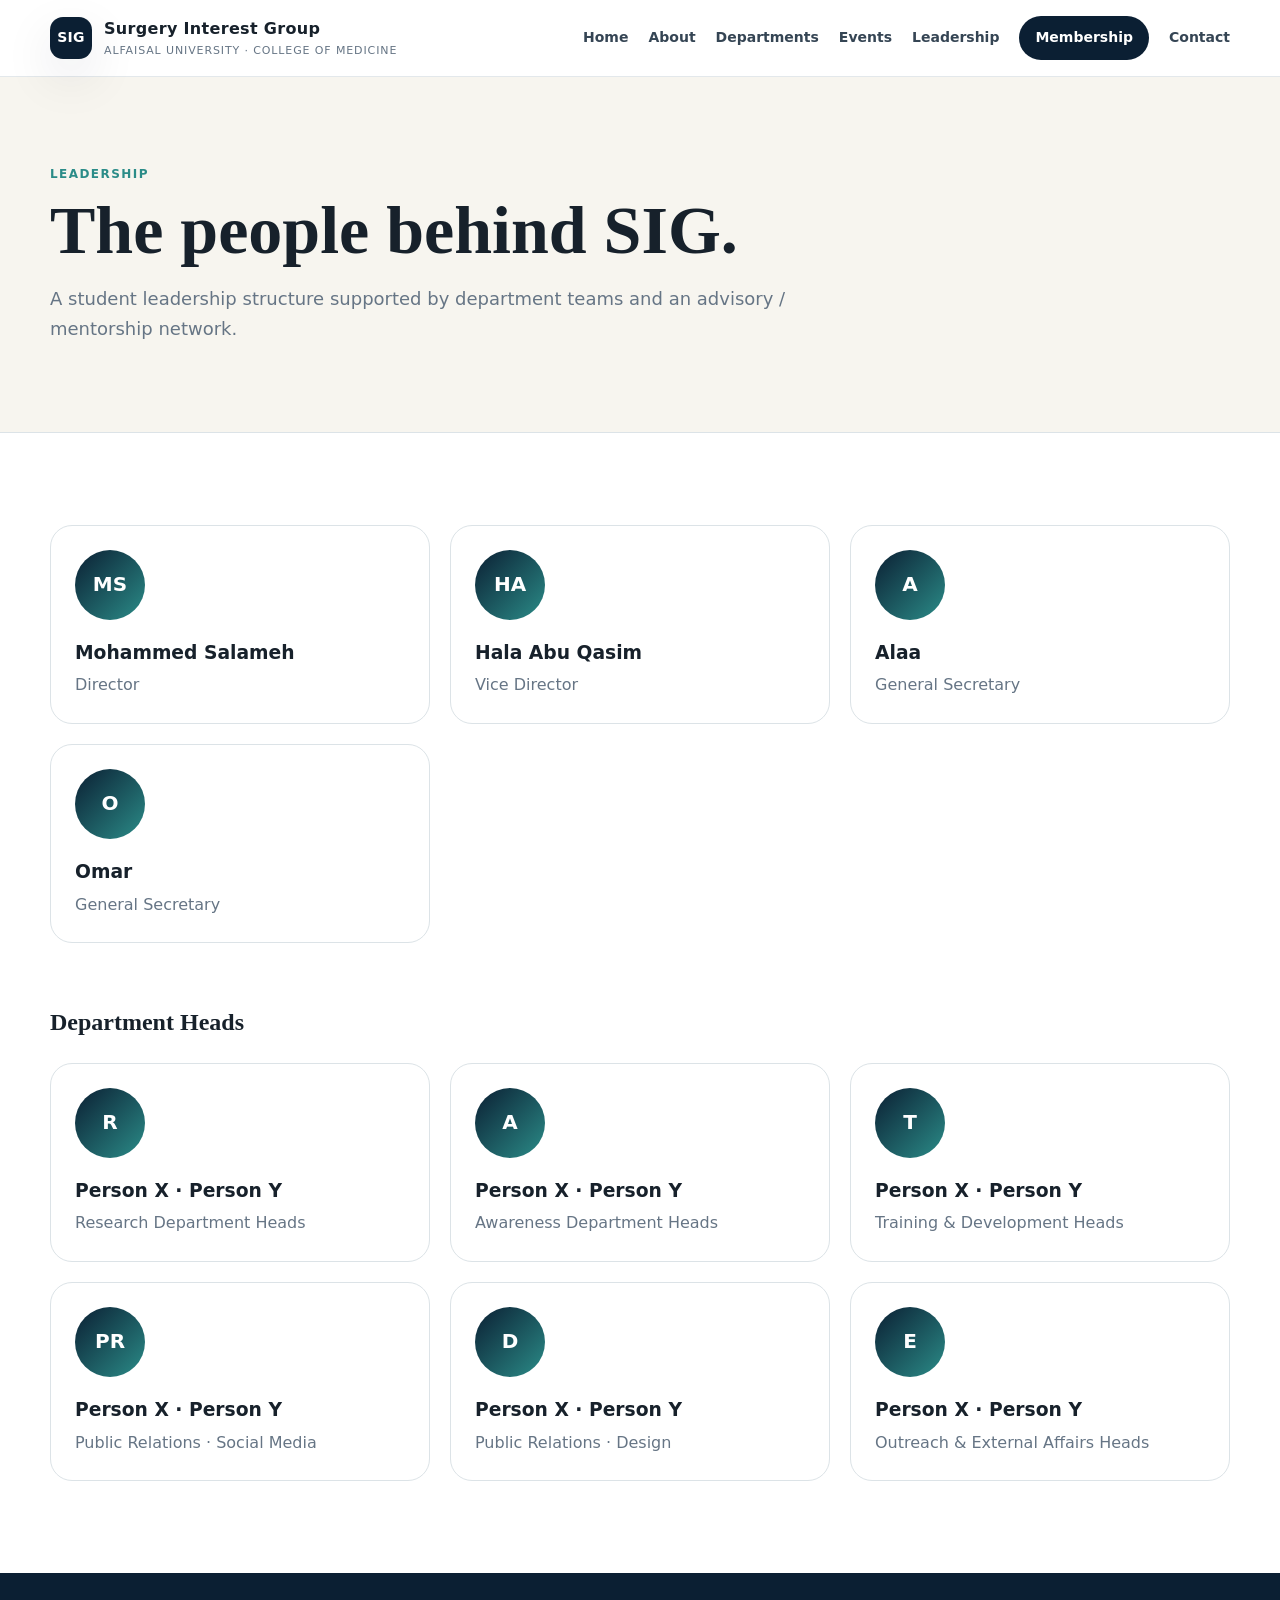
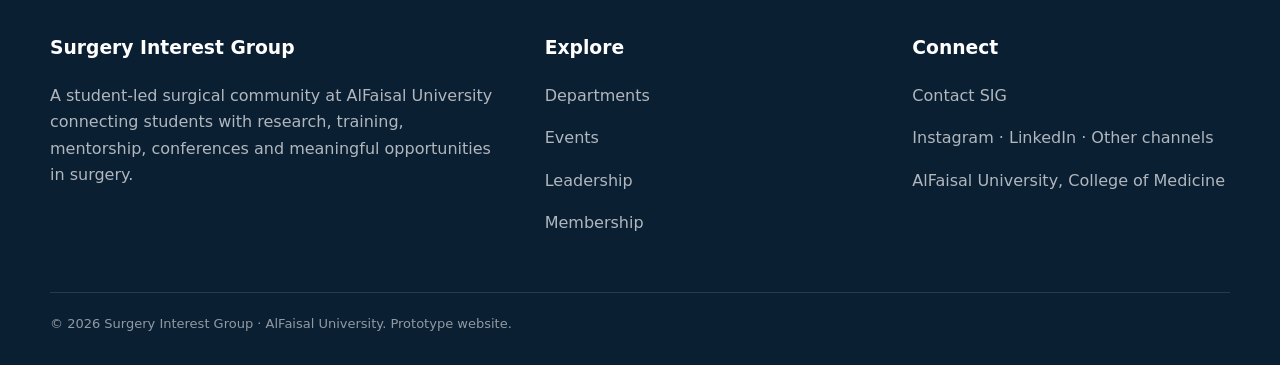
<file: leadership.html>
<!doctype html>
<html lang="en">
<head>
<meta charset="utf-8">
<meta name="viewport" content="width=device-width, initial-scale=1">
<title>Leadership | SIG · AlFaisal University</title>
<meta name="description" content="Surgery Interest Group at AlFaisal University — research, surgical training, awareness, public relations, outreach and external affairs.">
<link rel="stylesheet" href="styles.css">
</head>
<body>

<header class="navbar">
  <div class="container nav-inner">
    <a class="brand" href="index.html"><span class="logo-mark">SIG</span><span>Surgery Interest Group<small>AlFaisal University · College of Medicine</small></span></a>
    <button class="menu-btn" aria-label="Open menu">☰</button>
    <nav class="nav-links"><a href="index.html" class="">Home</a><a href="about.html" class="">About</a><a href="departments.html" class="">Departments</a><a href="events.html" class="">Events</a><a href="leadership.html" class="">Leadership</a><a href="membership.html" class="nav-cta">Membership</a><a href="contact.html" class="">Contact</a></nav>
  </div>
</header>


<section class="page-hero"><div class="container reveal"><div class="kicker">Leadership</div><h1>The people behind SIG.</h1><p>A student leadership structure supported by department teams and an advisory / mentorship network.</p></div></section>
<section class="section"><div class="container"><div class="team-grid">
<div class="person reveal"><div class="avatar">MS</div><h3>Mohammed Salameh</h3><p>Director</p></div>
<div class="person reveal"><div class="avatar">HA</div><h3>Hala Abu Qasim</h3><p>Vice Director</p></div>
<div class="person reveal"><div class="avatar">A</div><h3>Alaa</h3><p>General Secretary</p></div>
<div class="person reveal"><div class="avatar">O</div><h3>Omar</h3><p>General Secretary</p></div>
</div><h2 style="font-family:Georgia,serif;margin-top:60px">Department Heads</h2><div class="team-grid">
<div class="person reveal"><div class="avatar">R</div><h3>Person X · Person Y</h3><p>Research Department Heads</p></div>
<div class="person reveal"><div class="avatar">A</div><h3>Person X · Person Y</h3><p>Awareness Department Heads</p></div>
<div class="person reveal"><div class="avatar">T</div><h3>Person X · Person Y</h3><p>Training & Development Heads</p></div>
<div class="person reveal"><div class="avatar">PR</div><h3>Person X · Person Y</h3><p>Public Relations · Social Media</p></div>
<div class="person reveal"><div class="avatar">D</div><h3>Person X · Person Y</h3><p>Public Relations · Design</p></div>
<div class="person reveal"><div class="avatar">E</div><h3>Person X · Person Y</h3><p>Outreach & External Affairs Heads</p></div>
</div></div></section>


<footer class="footer">
  <div class="container footer-grid">
    <div><h3>Surgery Interest Group</h3><p>A student-led surgical community at AlFaisal University connecting students with research, training, mentorship, conferences and meaningful opportunities in surgery.</p></div>
    <div><h3>Explore</h3><p><a href="departments.html">Departments</a></p><p><a href="events.html">Events</a></p><p><a href="leadership.html">Leadership</a></p><p><a href="membership.html">Membership</a></p></div>
    <div><h3>Connect</h3><p><a href="contact.html">Contact SIG</a></p><p>Instagram · LinkedIn · Other channels</p><p>AlFaisal University, College of Medicine</p></div>
  </div>
  <div class="container footer-bottom">© <span id="year"></span> Surgery Interest Group · AlFaisal University. Prototype website.</div>
</footer>

<script src="script.js"></script>
</body>
</html>
</file>
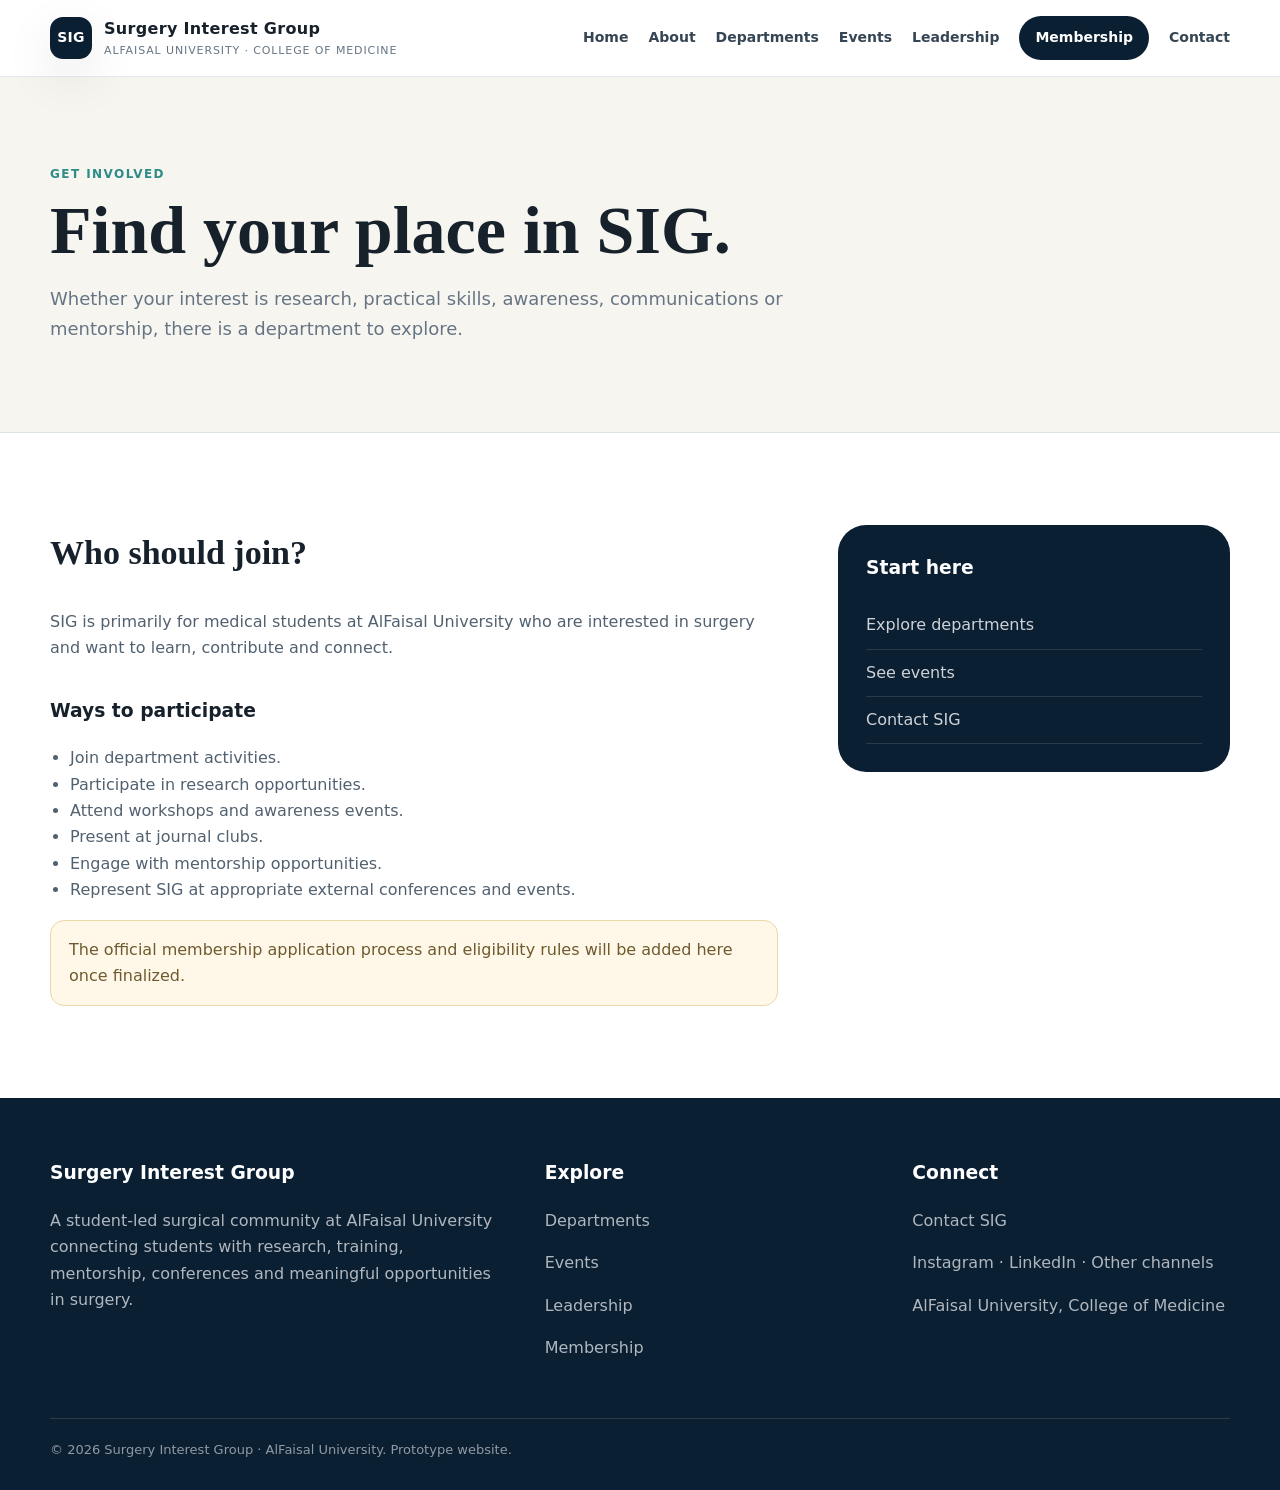
<file: membership.html>
<!doctype html>
<html lang="en">
<head>
<meta charset="utf-8">
<meta name="viewport" content="width=device-width, initial-scale=1">
<title>Membership | SIG · AlFaisal University</title>
<meta name="description" content="Surgery Interest Group at AlFaisal University — research, surgical training, awareness, public relations, outreach and external affairs.">
<link rel="stylesheet" href="styles.css">
</head>
<body>

<header class="navbar">
  <div class="container nav-inner">
    <a class="brand" href="index.html"><span class="logo-mark">SIG</span><span>Surgery Interest Group<small>AlFaisal University · College of Medicine</small></span></a>
    <button class="menu-btn" aria-label="Open menu">☰</button>
    <nav class="nav-links"><a href="index.html" class="">Home</a><a href="about.html" class="">About</a><a href="departments.html" class="">Departments</a><a href="events.html" class="">Events</a><a href="leadership.html" class="">Leadership</a><a href="membership.html" class="nav-cta">Membership</a><a href="contact.html" class="">Contact</a></nav>
  </div>
</header>


<section class="page-hero"><div class="container reveal"><div class="kicker">Get involved</div><h1>Find your place in SIG.</h1><p>Whether your interest is research, practical skills, awareness, communications or mentorship, there is a department to explore.</p></div></section>
<section class="section"><div class="container content-grid"><article class="prose reveal"><h2>Who should join?</h2><p>SIG is primarily for medical students at AlFaisal University who are interested in surgery and want to learn, contribute and connect.</p><h3>Ways to participate</h3><ul><li>Join department activities.</li><li>Participate in research opportunities.</li><li>Attend workshops and awareness events.</li><li>Present at journal clubs.</li><li>Engage with mentorship opportunities.</li><li>Represent SIG at appropriate external conferences and events.</li></ul><div class="notice">The official membership application process and eligibility rules will be added here once finalized.</div></article><aside class="sidebar reveal"><h3>Start here</h3><a href="departments.html">Explore departments</a><a href="events.html">See events</a><a href="contact.html">Contact SIG</a></aside></div></section>


<footer class="footer">
  <div class="container footer-grid">
    <div><h3>Surgery Interest Group</h3><p>A student-led surgical community at AlFaisal University connecting students with research, training, mentorship, conferences and meaningful opportunities in surgery.</p></div>
    <div><h3>Explore</h3><p><a href="departments.html">Departments</a></p><p><a href="events.html">Events</a></p><p><a href="leadership.html">Leadership</a></p><p><a href="membership.html">Membership</a></p></div>
    <div><h3>Connect</h3><p><a href="contact.html">Contact SIG</a></p><p>Instagram · LinkedIn · Other channels</p><p>AlFaisal University, College of Medicine</p></div>
  </div>
  <div class="container footer-bottom">© <span id="year"></span> Surgery Interest Group · AlFaisal University. Prototype website.</div>
</footer>

<script src="script.js"></script>
</body>
</html>
</file>
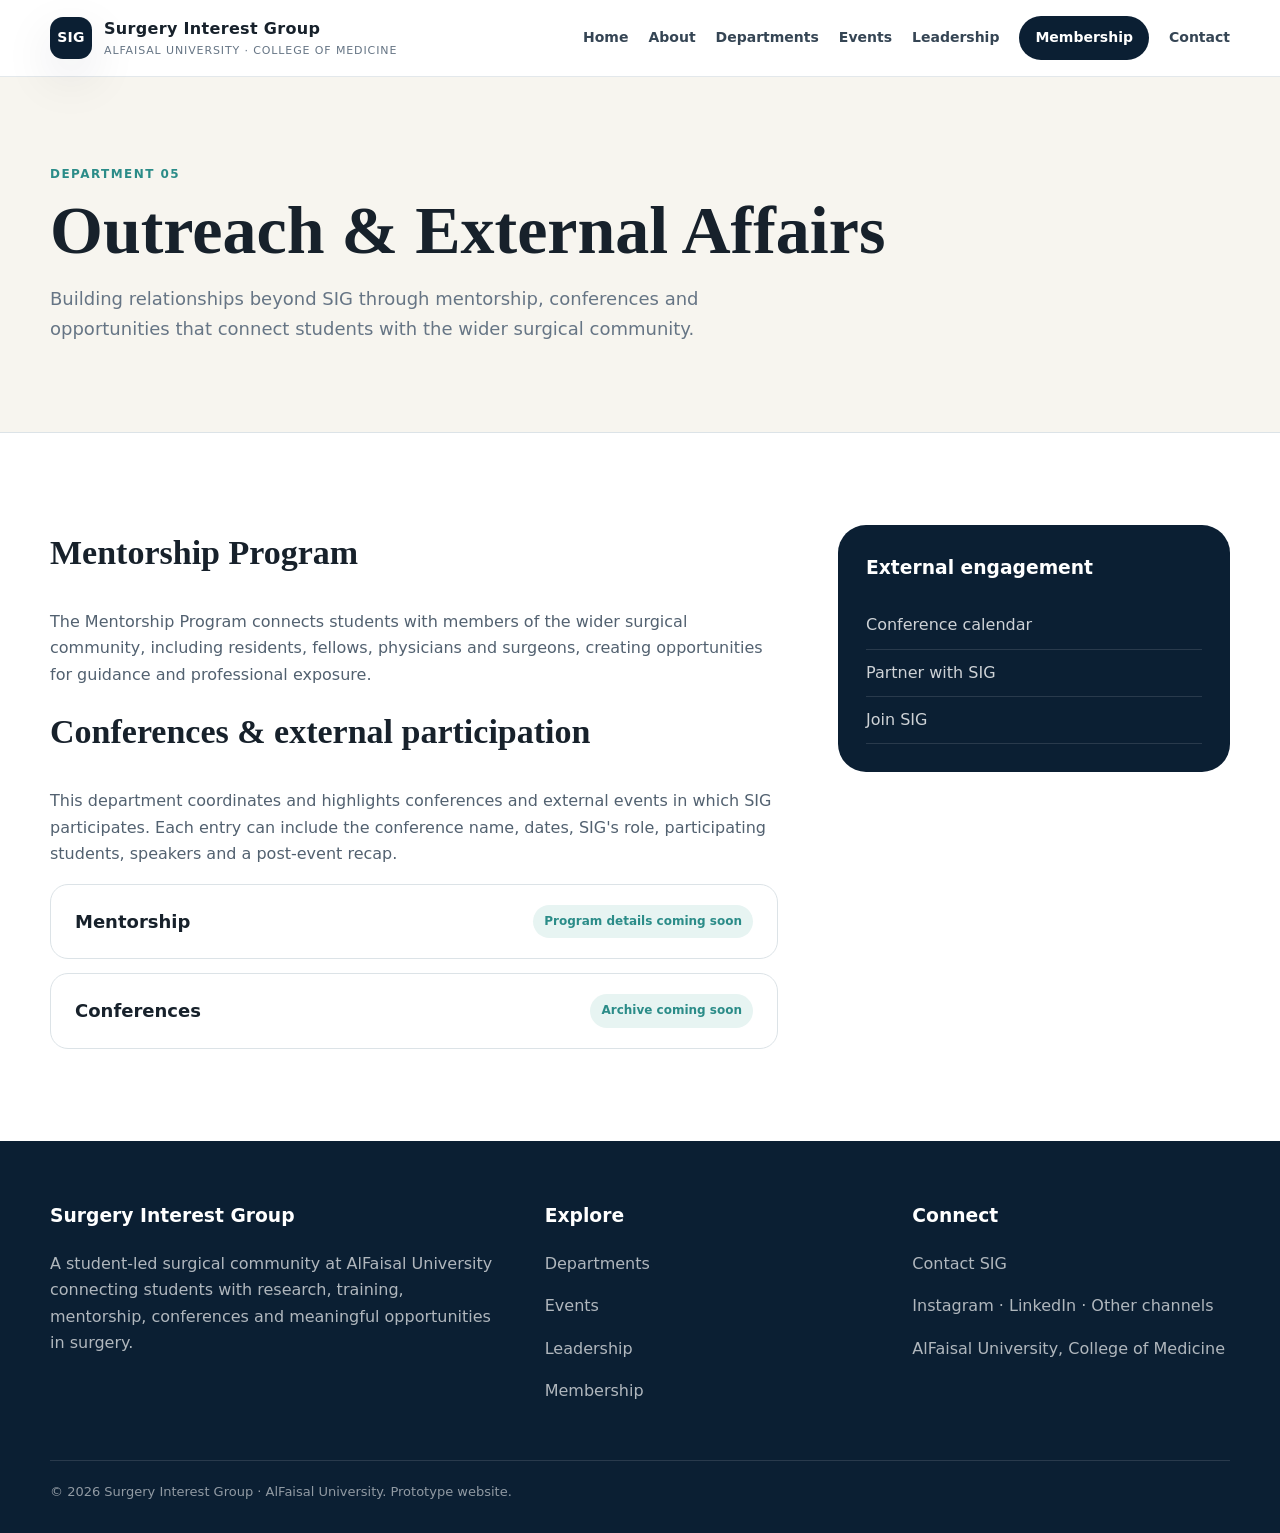
<file: outreach.html>
<!doctype html>
<html lang="en">
<head>
<meta charset="utf-8">
<meta name="viewport" content="width=device-width, initial-scale=1">
<title>Outreach & External Affairs | SIG · AlFaisal University</title>
<meta name="description" content="Surgery Interest Group at AlFaisal University — research, surgical training, awareness, public relations, outreach and external affairs.">
<link rel="stylesheet" href="styles.css">
</head>
<body>

<header class="navbar">
  <div class="container nav-inner">
    <a class="brand" href="index.html"><span class="logo-mark">SIG</span><span>Surgery Interest Group<small>AlFaisal University · College of Medicine</small></span></a>
    <button class="menu-btn" aria-label="Open menu">☰</button>
    <nav class="nav-links"><a href="index.html" class="">Home</a><a href="about.html" class="">About</a><a href="departments.html" class="">Departments</a><a href="events.html" class="">Events</a><a href="leadership.html" class="">Leadership</a><a href="membership.html" class="nav-cta">Membership</a><a href="contact.html" class="">Contact</a></nav>
  </div>
</header>


<section class="page-hero"><div class="container reveal"><div class="kicker">Department 05</div><h1>Outreach & External Affairs</h1><p>Building relationships beyond SIG through mentorship, conferences and opportunities that connect students with the wider surgical community.</p></div></section>
<section class="section"><div class="container content-grid"><article class="prose reveal"><h2>Mentorship Program</h2><p>The Mentorship Program connects students with members of the wider surgical community, including residents, fellows, physicians and surgeons, creating opportunities for guidance and professional exposure.</p><h2>Conferences & external participation</h2><p>This department coordinates and highlights conferences and external events in which SIG participates. Each entry can include the conference name, dates, SIG's role, participating students, speakers and a post-event recap.</p><div class="timeline"><div class="year"><strong>Mentorship</strong><span class="badge">Program details coming soon</span></div><div class="year"><strong>Conferences</strong><span class="badge">Archive coming soon</span></div></div></article><aside class="sidebar reveal"><h3>External engagement</h3><a href="events.html">Conference calendar</a><a href="contact.html">Partner with SIG</a><a href="membership.html">Join SIG</a></aside></div></section>


<footer class="footer">
  <div class="container footer-grid">
    <div><h3>Surgery Interest Group</h3><p>A student-led surgical community at AlFaisal University connecting students with research, training, mentorship, conferences and meaningful opportunities in surgery.</p></div>
    <div><h3>Explore</h3><p><a href="departments.html">Departments</a></p><p><a href="events.html">Events</a></p><p><a href="leadership.html">Leadership</a></p><p><a href="membership.html">Membership</a></p></div>
    <div><h3>Connect</h3><p><a href="contact.html">Contact SIG</a></p><p>Instagram · LinkedIn · Other channels</p><p>AlFaisal University, College of Medicine</p></div>
  </div>
  <div class="container footer-bottom">© <span id="year"></span> Surgery Interest Group · AlFaisal University. Prototype website.</div>
</footer>

<script src="script.js"></script>
</body>
</html>
</file>
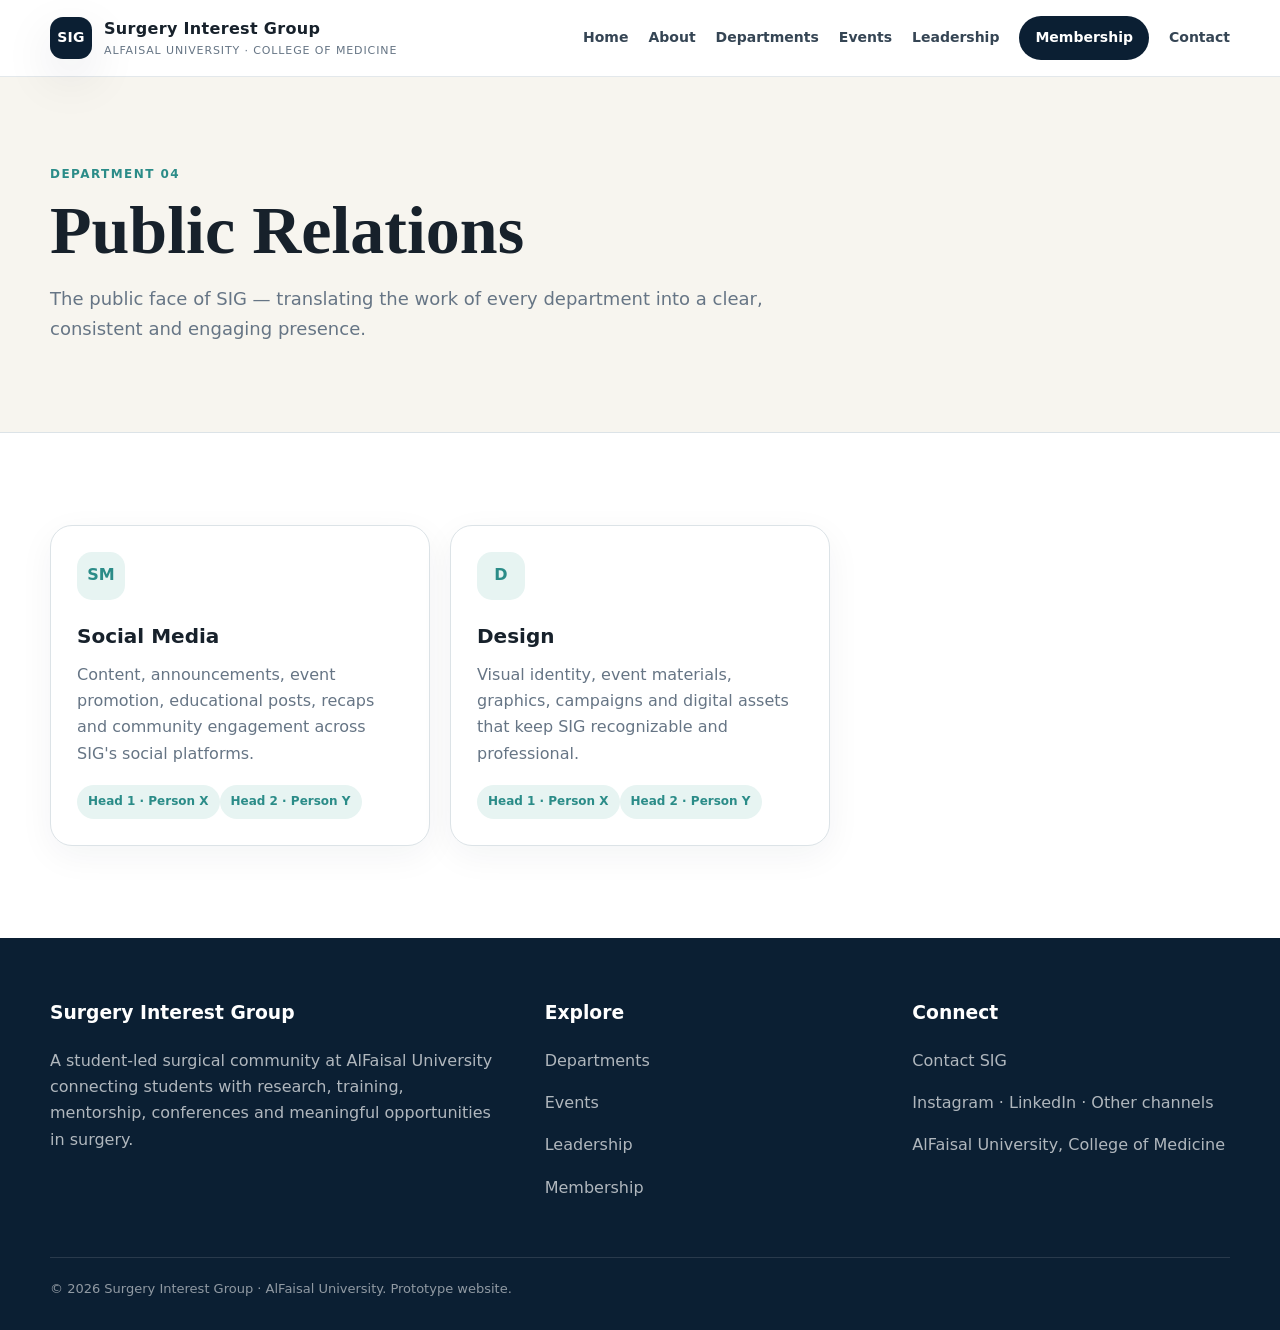
<file: pr.html>
<!doctype html>
<html lang="en">
<head>
<meta charset="utf-8">
<meta name="viewport" content="width=device-width, initial-scale=1">
<title>Public Relations | SIG · AlFaisal University</title>
<meta name="description" content="Surgery Interest Group at AlFaisal University — research, surgical training, awareness, public relations, outreach and external affairs.">
<link rel="stylesheet" href="styles.css">
</head>
<body>

<header class="navbar">
  <div class="container nav-inner">
    <a class="brand" href="index.html"><span class="logo-mark">SIG</span><span>Surgery Interest Group<small>AlFaisal University · College of Medicine</small></span></a>
    <button class="menu-btn" aria-label="Open menu">☰</button>
    <nav class="nav-links"><a href="index.html" class="">Home</a><a href="about.html" class="">About</a><a href="departments.html" class="">Departments</a><a href="events.html" class="">Events</a><a href="leadership.html" class="">Leadership</a><a href="membership.html" class="nav-cta">Membership</a><a href="contact.html" class="">Contact</a></nav>
  </div>
</header>


<section class="page-hero"><div class="container reveal"><div class="kicker">Department 04</div><h1>Public Relations</h1><p>The public face of SIG — translating the work of every department into a clear, consistent and engaging presence.</p></div></section>
<section class="section"><div class="container"><div class="cards"><div class="card reveal"><div class="icon">SM</div><h3>Social Media</h3><p>Content, announcements, event promotion, educational posts, recaps and community engagement across SIG's social platforms.</p><span class="badge">Head 1 · Person X</span><span class="badge">Head 2 · Person Y</span></div><div class="card reveal"><div class="icon">D</div><h3>Design</h3><p>Visual identity, event materials, graphics, campaigns and digital assets that keep SIG recognizable and professional.</p><span class="badge">Head 1 · Person X</span><span class="badge">Head 2 · Person Y</span></div></div></div></section>


<footer class="footer">
  <div class="container footer-grid">
    <div><h3>Surgery Interest Group</h3><p>A student-led surgical community at AlFaisal University connecting students with research, training, mentorship, conferences and meaningful opportunities in surgery.</p></div>
    <div><h3>Explore</h3><p><a href="departments.html">Departments</a></p><p><a href="events.html">Events</a></p><p><a href="leadership.html">Leadership</a></p><p><a href="membership.html">Membership</a></p></div>
    <div><h3>Connect</h3><p><a href="contact.html">Contact SIG</a></p><p>Instagram · LinkedIn · Other channels</p><p>AlFaisal University, College of Medicine</p></div>
  </div>
  <div class="container footer-bottom">© <span id="year"></span> Surgery Interest Group · AlFaisal University. Prototype website.</div>
</footer>

<script src="script.js"></script>
</body>
</html>
</file>
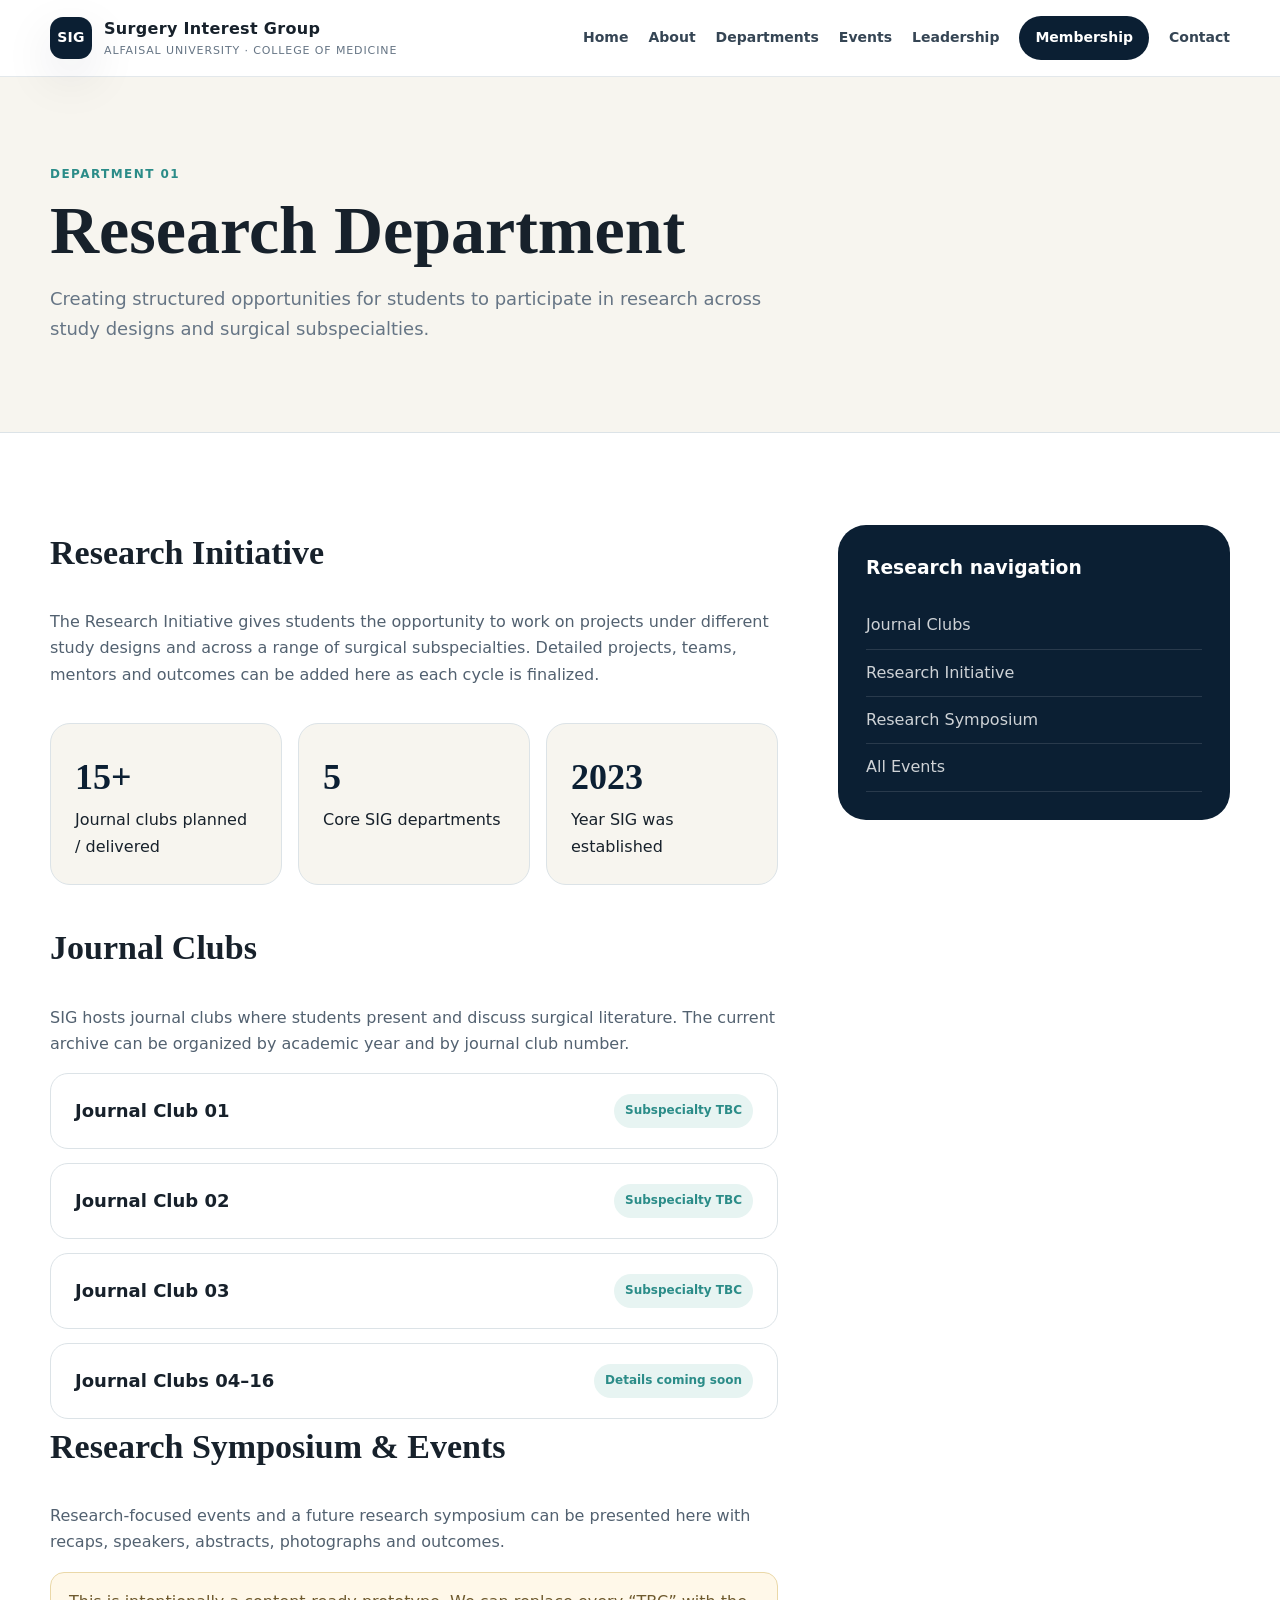
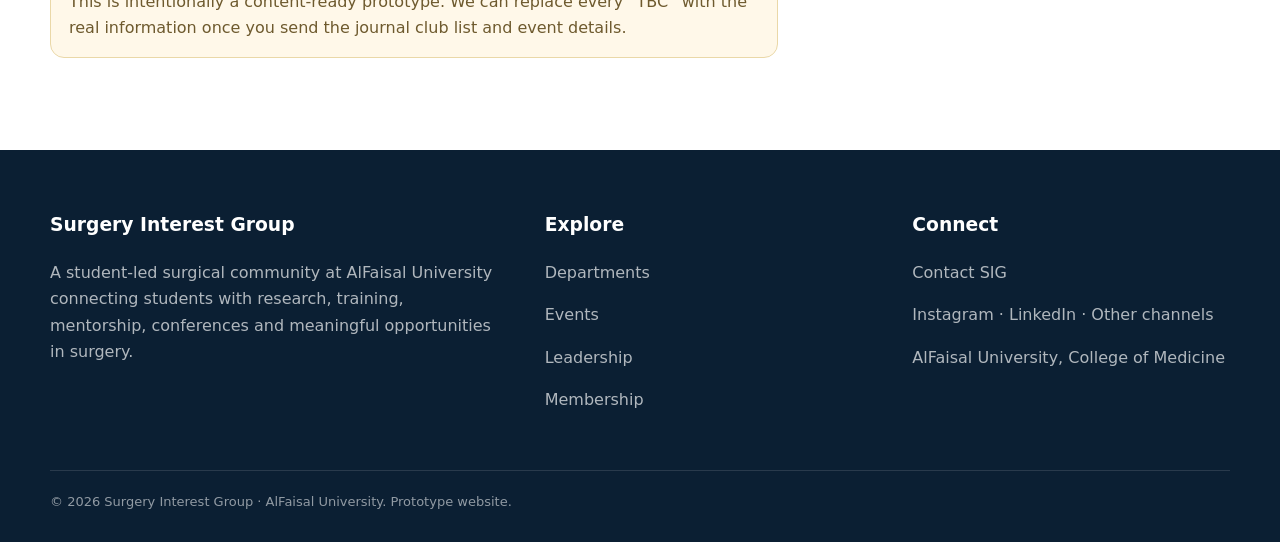
<file: research.html>
<!doctype html>
<html lang="en">
<head>
<meta charset="utf-8">
<meta name="viewport" content="width=device-width, initial-scale=1">
<title>Research Department | SIG · AlFaisal University</title>
<meta name="description" content="Surgery Interest Group at AlFaisal University — research, surgical training, awareness, public relations, outreach and external affairs.">
<link rel="stylesheet" href="styles.css">
</head>
<body>

<header class="navbar">
  <div class="container nav-inner">
    <a class="brand" href="index.html"><span class="logo-mark">SIG</span><span>Surgery Interest Group<small>AlFaisal University · College of Medicine</small></span></a>
    <button class="menu-btn" aria-label="Open menu">☰</button>
    <nav class="nav-links"><a href="index.html" class="">Home</a><a href="about.html" class="">About</a><a href="departments.html" class="">Departments</a><a href="events.html" class="">Events</a><a href="leadership.html" class="">Leadership</a><a href="membership.html" class="nav-cta">Membership</a><a href="contact.html" class="">Contact</a></nav>
  </div>
</header>


<section class="page-hero"><div class="container reveal"><div class="kicker">Department 01</div><h1>Research Department</h1><p>Creating structured opportunities for students to participate in research across study designs and surgical subspecialties.</p></div></section>
<section class="section"><div class="container content-grid"><article class="prose reveal"><h2>Research Initiative</h2><p>The Research Initiative gives students the opportunity to work on projects under different study designs and across a range of surgical subspecialties. Detailed projects, teams, mentors and outcomes can be added here as each cycle is finalized.</p><div class="stats"><div class="stat"><strong>15+</strong><span>Journal clubs planned / delivered</span></div><div class="stat"><strong>5</strong><span>Core SIG departments</span></div><div class="stat"><strong>2023</strong><span>Year SIG was established</span></div></div><h2 id="journal-clubs">Journal Clubs</h2><p>SIG hosts journal clubs where students present and discuss surgical literature. The current archive can be organized by academic year and by journal club number.</p><div class="timeline"><div class="year"><strong>Journal Club 01</strong><span class="badge">Subspecialty TBC</span></div><div class="year"><strong>Journal Club 02</strong><span class="badge">Subspecialty TBC</span></div><div class="year"><strong>Journal Club 03</strong><span class="badge">Subspecialty TBC</span></div><div class="year"><strong>Journal Clubs 04–16</strong><span class="badge">Details coming soon</span></div></div><h2>Research Symposium & Events</h2><p>Research-focused events and a future research symposium can be presented here with recaps, speakers, abstracts, photographs and outcomes.</p><div class="notice">This is intentionally a content-ready prototype. We can replace every “TBC” with the real information once you send the journal club list and event details.</div></article><aside class="sidebar reveal"><h3>Research navigation</h3><a href="#journal-clubs">Journal Clubs</a><a href="#!">Research Initiative</a><a href="#!">Research Symposium</a><a href="events.html">All Events</a></aside></div></section>


<footer class="footer">
  <div class="container footer-grid">
    <div><h3>Surgery Interest Group</h3><p>A student-led surgical community at AlFaisal University connecting students with research, training, mentorship, conferences and meaningful opportunities in surgery.</p></div>
    <div><h3>Explore</h3><p><a href="departments.html">Departments</a></p><p><a href="events.html">Events</a></p><p><a href="leadership.html">Leadership</a></p><p><a href="membership.html">Membership</a></p></div>
    <div><h3>Connect</h3><p><a href="contact.html">Contact SIG</a></p><p>Instagram · LinkedIn · Other channels</p><p>AlFaisal University, College of Medicine</p></div>
  </div>
  <div class="container footer-bottom">© <span id="year"></span> Surgery Interest Group · AlFaisal University. Prototype website.</div>
</footer>

<script src="script.js"></script>
</body>
</html>
</file>
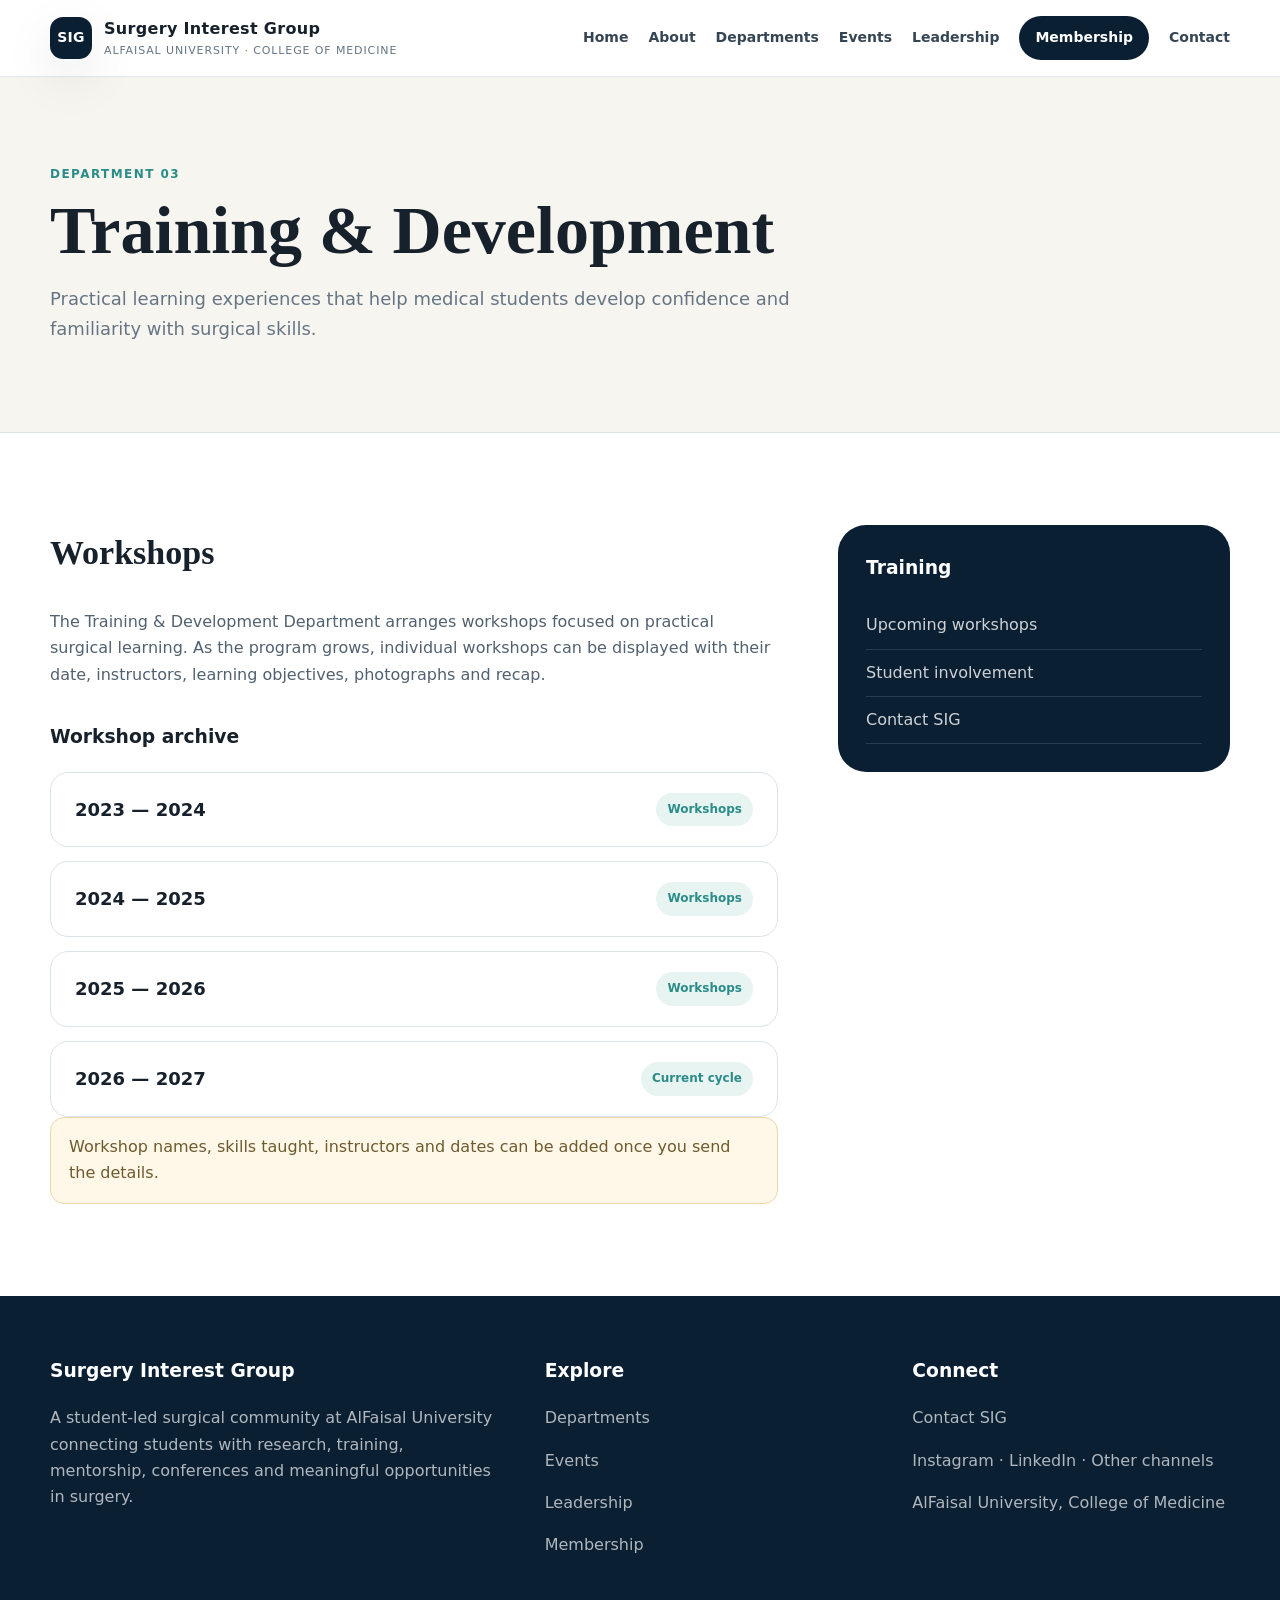
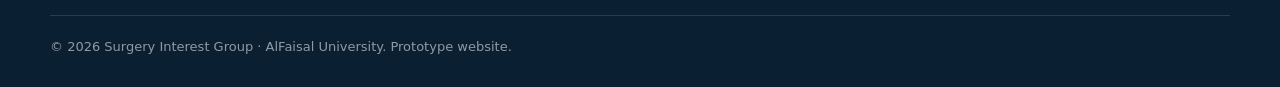
<file: training.html>
<!doctype html>
<html lang="en">
<head>
<meta charset="utf-8">
<meta name="viewport" content="width=device-width, initial-scale=1">
<title>Training & Development | SIG · AlFaisal University</title>
<meta name="description" content="Surgery Interest Group at AlFaisal University — research, surgical training, awareness, public relations, outreach and external affairs.">
<link rel="stylesheet" href="styles.css">
</head>
<body>

<header class="navbar">
  <div class="container nav-inner">
    <a class="brand" href="index.html"><span class="logo-mark">SIG</span><span>Surgery Interest Group<small>AlFaisal University · College of Medicine</small></span></a>
    <button class="menu-btn" aria-label="Open menu">☰</button>
    <nav class="nav-links"><a href="index.html" class="">Home</a><a href="about.html" class="">About</a><a href="departments.html" class="">Departments</a><a href="events.html" class="">Events</a><a href="leadership.html" class="">Leadership</a><a href="membership.html" class="nav-cta">Membership</a><a href="contact.html" class="">Contact</a></nav>
  </div>
</header>


<section class="page-hero"><div class="container reveal"><div class="kicker">Department 03</div><h1>Training & Development</h1><p>Practical learning experiences that help medical students develop confidence and familiarity with surgical skills.</p></div></section>
<section class="section"><div class="container content-grid"><article class="prose reveal"><h2>Workshops</h2><p>The Training & Development Department arranges workshops focused on practical surgical learning. As the program grows, individual workshops can be displayed with their date, instructors, learning objectives, photographs and recap.</p><h3>Workshop archive</h3><div class="timeline"><div class="year"><strong>2023 — 2024</strong><span class="badge">Workshops</span></div><div class="year"><strong>2024 — 2025</strong><span class="badge">Workshops</span></div><div class="year"><strong>2025 — 2026</strong><span class="badge">Workshops</span></div><div class="year"><strong>2026 — 2027</strong><span class="badge">Current cycle</span></div></div><div class="notice">Workshop names, skills taught, instructors and dates can be added once you send the details.</div></article><aside class="sidebar reveal"><h3>Training</h3><a href="events.html">Upcoming workshops</a><a href="membership.html">Student involvement</a><a href="contact.html">Contact SIG</a></aside></div></section>


<footer class="footer">
  <div class="container footer-grid">
    <div><h3>Surgery Interest Group</h3><p>A student-led surgical community at AlFaisal University connecting students with research, training, mentorship, conferences and meaningful opportunities in surgery.</p></div>
    <div><h3>Explore</h3><p><a href="departments.html">Departments</a></p><p><a href="events.html">Events</a></p><p><a href="leadership.html">Leadership</a></p><p><a href="membership.html">Membership</a></p></div>
    <div><h3>Connect</h3><p><a href="contact.html">Contact SIG</a></p><p>Instagram · LinkedIn · Other channels</p><p>AlFaisal University, College of Medicine</p></div>
  </div>
  <div class="container footer-bottom">© <span id="year"></span> Surgery Interest Group · AlFaisal University. Prototype website.</div>
</footer>

<script src="script.js"></script>
</body>
</html>
</file>
<file: styles.css>
:root{
  --navy:#0b1f33;
  --navy-2:#123451;
  --teal:#2b8c88;
  --teal-light:#e7f4f2;
  --gold:#c8a96b;
  --cream:#f7f5ef;
  --white:#ffffff;
  --ink:#17212b;
  --muted:#667585;
  --line:#dce3e7;
  --shadow:0 18px 50px rgba(11,31,51,.10);
  --radius:22px;
  --max:1180px;
}
*{box-sizing:border-box}
html{scroll-behavior:smooth}
body{margin:0;font-family:Inter,ui-sans-serif,system-ui,-apple-system,BlinkMacSystemFont,"Segoe UI",sans-serif;color:var(--ink);background:var(--white);line-height:1.65}
a{color:inherit;text-decoration:none}
img{max-width:100%;display:block}
.container{width:min(var(--max),calc(100% - 40px));margin:auto}
.navbar{position:sticky;top:0;z-index:50;background:rgba(255,255,255,.94);backdrop-filter:blur(14px);border-bottom:1px solid rgba(220,227,231,.8)}
.nav-inner{height:76px;display:flex;align-items:center;justify-content:space-between;gap:24px}
.brand{display:flex;align-items:center;gap:12px;font-weight:800;letter-spacing:.02em}
.logo-mark{width:42px;height:42px;border-radius:13px;background:var(--navy);color:#fff;display:grid;place-items:center;font-weight:900;font-size:14px;box-shadow:var(--shadow)}
.brand small{display:block;color:var(--muted);font-weight:500;font-size:11px;letter-spacing:.08em;text-transform:uppercase}
.nav-links{display:flex;align-items:center;gap:20px;font-size:14px;font-weight:650}
.nav-links a{color:#354554}
.nav-links a:hover{color:var(--teal)}
.nav-cta{background:var(--navy)!important;color:#fff!important;padding:10px 16px;border-radius:999px}
.menu-btn{display:none;border:0;background:transparent;font-size:26px}
.hero{background:linear-gradient(135deg,var(--navy) 0%,#123d5b 55%,#1e6d72 100%);color:#fff;min-height:650px;display:grid;align-items:center;position:relative;overflow:hidden}
.hero:before{content:"";position:absolute;width:520px;height:520px;border:1px solid rgba(255,255,255,.13);border-radius:50%;right:-140px;top:-100px}
.hero:after{content:"";position:absolute;width:300px;height:300px;border:1px solid rgba(255,255,255,.09);border-radius:50%;right:70px;bottom:-180px}
.hero-grid{display:grid;grid-template-columns:1.05fr .95fr;gap:60px;align-items:center;position:relative;z-index:2}
.eyebrow{font-size:12px;letter-spacing:.18em;text-transform:uppercase;font-weight:800;color:var(--gold)}
.hero h1{font-family:Georgia,serif;font-size:clamp(48px,6vw,78px);line-height:1.02;margin:16px 0 22px;letter-spacing:-.035em}
.hero p{font-size:18px;color:rgba(255,255,255,.82);max-width:650px}
.actions{display:flex;gap:12px;flex-wrap:wrap;margin-top:28px}
.btn{display:inline-flex;align-items:center;justify-content:center;padding:13px 20px;border-radius:999px;font-weight:800;border:1px solid transparent}
.btn-primary{background:#fff;color:var(--navy)}
.btn-outline{border-color:rgba(255,255,255,.35);color:#fff}
.btn-dark{background:var(--navy);color:#fff}
.hero-card{background:rgba(255,255,255,.10);border:1px solid rgba(255,255,255,.18);padding:30px;border-radius:30px;backdrop-filter:blur(12px);box-shadow:0 30px 80px rgba(0,0,0,.18)}
.hero-card .big{font-family:Georgia,serif;font-size:34px;line-height:1.15;margin:12px 0}
.hero-card ul{padding:0;margin:22px 0 0;list-style:none}
.hero-card li{padding:11px 0;border-bottom:1px solid rgba(255,255,255,.13);color:rgba(255,255,255,.82)}
.section{padding:92px 0}
.section.alt{background:var(--cream)}
.section-head{display:flex;justify-content:space-between;gap:30px;align-items:end;margin-bottom:34px}
.section-head h2{margin:0;font-family:Georgia,serif;font-size:42px;line-height:1.1}
.section-head p{max-width:560px;color:var(--muted);margin:0}
.kicker{color:var(--teal);font-weight:900;letter-spacing:.12em;text-transform:uppercase;font-size:12px}
.cards{display:grid;grid-template-columns:repeat(3,1fr);gap:20px}
.cards.five{grid-template-columns:repeat(5,1fr)}
.card{background:#fff;border:1px solid var(--line);border-radius:var(--radius);padding:26px;box-shadow:0 10px 35px rgba(11,31,51,.05);transition:.25s ease}
.card:hover{transform:translateY(-5px);box-shadow:var(--shadow)}
.card .icon{width:48px;height:48px;border-radius:15px;background:var(--teal-light);color:var(--teal);display:grid;place-items:center;font-weight:900;margin-bottom:20px}
.card h3{margin:0 0 9px;font-size:20px}
.card p{color:var(--muted);margin:0 0 18px}
.arrow{font-weight:850;color:var(--teal)}
.timeline{display:grid;gap:14px}
.year{border:1px solid var(--line);border-radius:18px;background:#fff;padding:20px 24px;display:flex;align-items:center;justify-content:space-between;gap:20px}
.year strong{font-size:18px}
.badge{display:inline-flex;padding:7px 11px;border-radius:999px;background:var(--teal-light);color:var(--teal);font-size:12px;font-weight:800}
.page-hero{background:var(--cream);padding:88px 0 70px;border-bottom:1px solid var(--line)}
.page-hero h1{font-family:Georgia,serif;font-size:clamp(44px,6vw,68px);line-height:1.05;margin:10px 0 15px}
.page-hero p{max-width:760px;color:var(--muted);font-size:18px}
.content-grid{display:grid;grid-template-columns:1.3fr .7fr;gap:60px}
.prose h2{font-family:Georgia,serif;font-size:34px;margin-top:0}
.prose h3{margin-top:34px}
.prose p,.prose li{color:#526170}
.prose ul{padding-left:20px}
.sidebar{background:var(--navy);color:#fff;border-radius:28px;padding:28px;height:max-content;position:sticky;top:100px}
.sidebar h3{margin-top:0}
.sidebar a{display:block;padding:10px 0;border-bottom:1px solid rgba(255,255,255,.12);color:rgba(255,255,255,.8)}
.sidebar a:hover{color:#fff}
.stats{display:grid;grid-template-columns:repeat(3,1fr);gap:16px;margin:35px 0}
.stat{padding:24px;border-radius:20px;background:var(--cream);border:1px solid var(--line)}
.stat strong{display:block;font-family:Georgia,serif;font-size:36px;color:var(--navy)}
.event-list{display:grid;gap:16px}
.event{display:grid;grid-template-columns:110px 1fr auto;gap:22px;align-items:center;padding:22px;border:1px solid var(--line);border-radius:20px}
.event-date{background:var(--navy);color:#fff;border-radius:16px;padding:15px;text-align:center}
.event-date strong{display:block;font-size:25px}
.team-grid{display:grid;grid-template-columns:repeat(3,1fr);gap:20px}
.person{padding:24px;border:1px solid var(--line);border-radius:22px;background:#fff}
.avatar{width:70px;height:70px;border-radius:50%;background:linear-gradient(135deg,var(--navy),var(--teal));color:#fff;display:grid;place-items:center;font-weight:900;font-size:20px;margin-bottom:18px}
.person h3{margin:0 0 4px}
.person p{margin:0;color:var(--muted)}
.form{display:grid;gap:16px}
.form-row{display:grid;grid-template-columns:1fr 1fr;gap:16px}
label{font-size:13px;font-weight:800}
input,textarea,select{width:100%;margin-top:7px;padding:14px 15px;border:1px solid var(--line);border-radius:13px;font:inherit;background:#fff}
textarea{min-height:150px;resize:vertical}
.footer{background:var(--navy);color:#fff;padding:60px 0 30px}
.footer-grid{display:grid;grid-template-columns:1.4fr 1fr 1fr;gap:50px}
.footer p,.footer a{color:rgba(255,255,255,.68)}
.footer h3{margin-top:0}
.footer-bottom{border-top:1px solid rgba(255,255,255,.12);margin-top:40px;padding-top:20px;color:rgba(255,255,255,.55);font-size:13px}
.notice{padding:16px 18px;background:#fff8e9;border:1px solid #ead8a8;border-radius:14px;color:#6e5a2e}
.reveal{opacity:0;transform:translateY(16px);transition:.6s ease}
.reveal.visible{opacity:1;transform:none}
@media(max-width:1000px){
  .cards.five{grid-template-columns:repeat(2,1fr)}
  .nav-links{display:none;position:absolute;top:76px;left:0;right:0;background:#fff;padding:20px;flex-direction:column;align-items:stretch;border-bottom:1px solid var(--line)}
  .nav-links.open{display:flex}
  .menu-btn{display:block}
  .hero-grid,.content-grid{grid-template-columns:1fr}
  .sidebar{position:static}
}
@media(max-width:720px){
  .container{width:min(var(--max),calc(100% - 28px))}
  .section{padding:65px 0}
  .hero{min-height:620px}
  .hero h1{font-size:48px}
  .cards,.team-grid,.cards.five{grid-template-columns:1fr}
  .stats,.form-row{grid-template-columns:1fr}
  .event{grid-template-columns:80px 1fr}
  .event .btn{grid-column:2}
  .footer-grid{grid-template-columns:1fr}
  .section-head{display:block}
  .section-head p{margin-top:14px}
}
</file>
